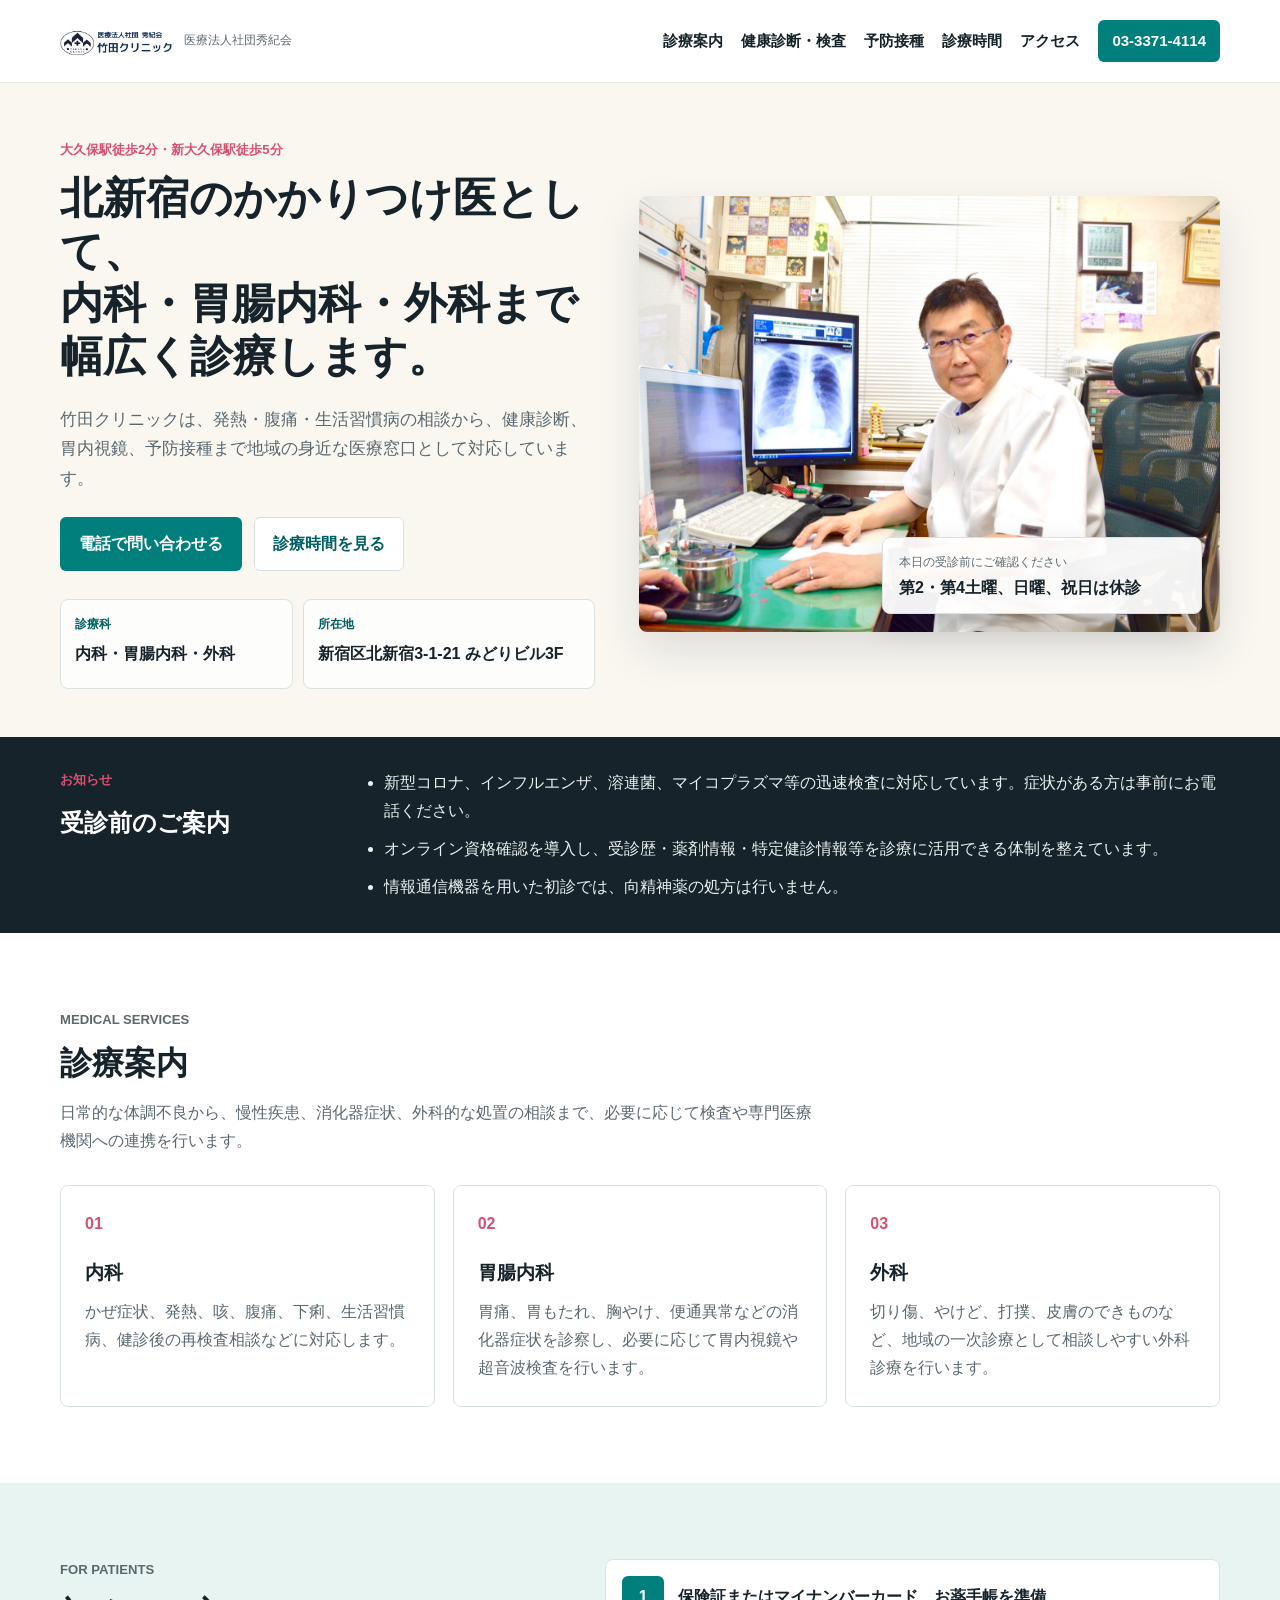
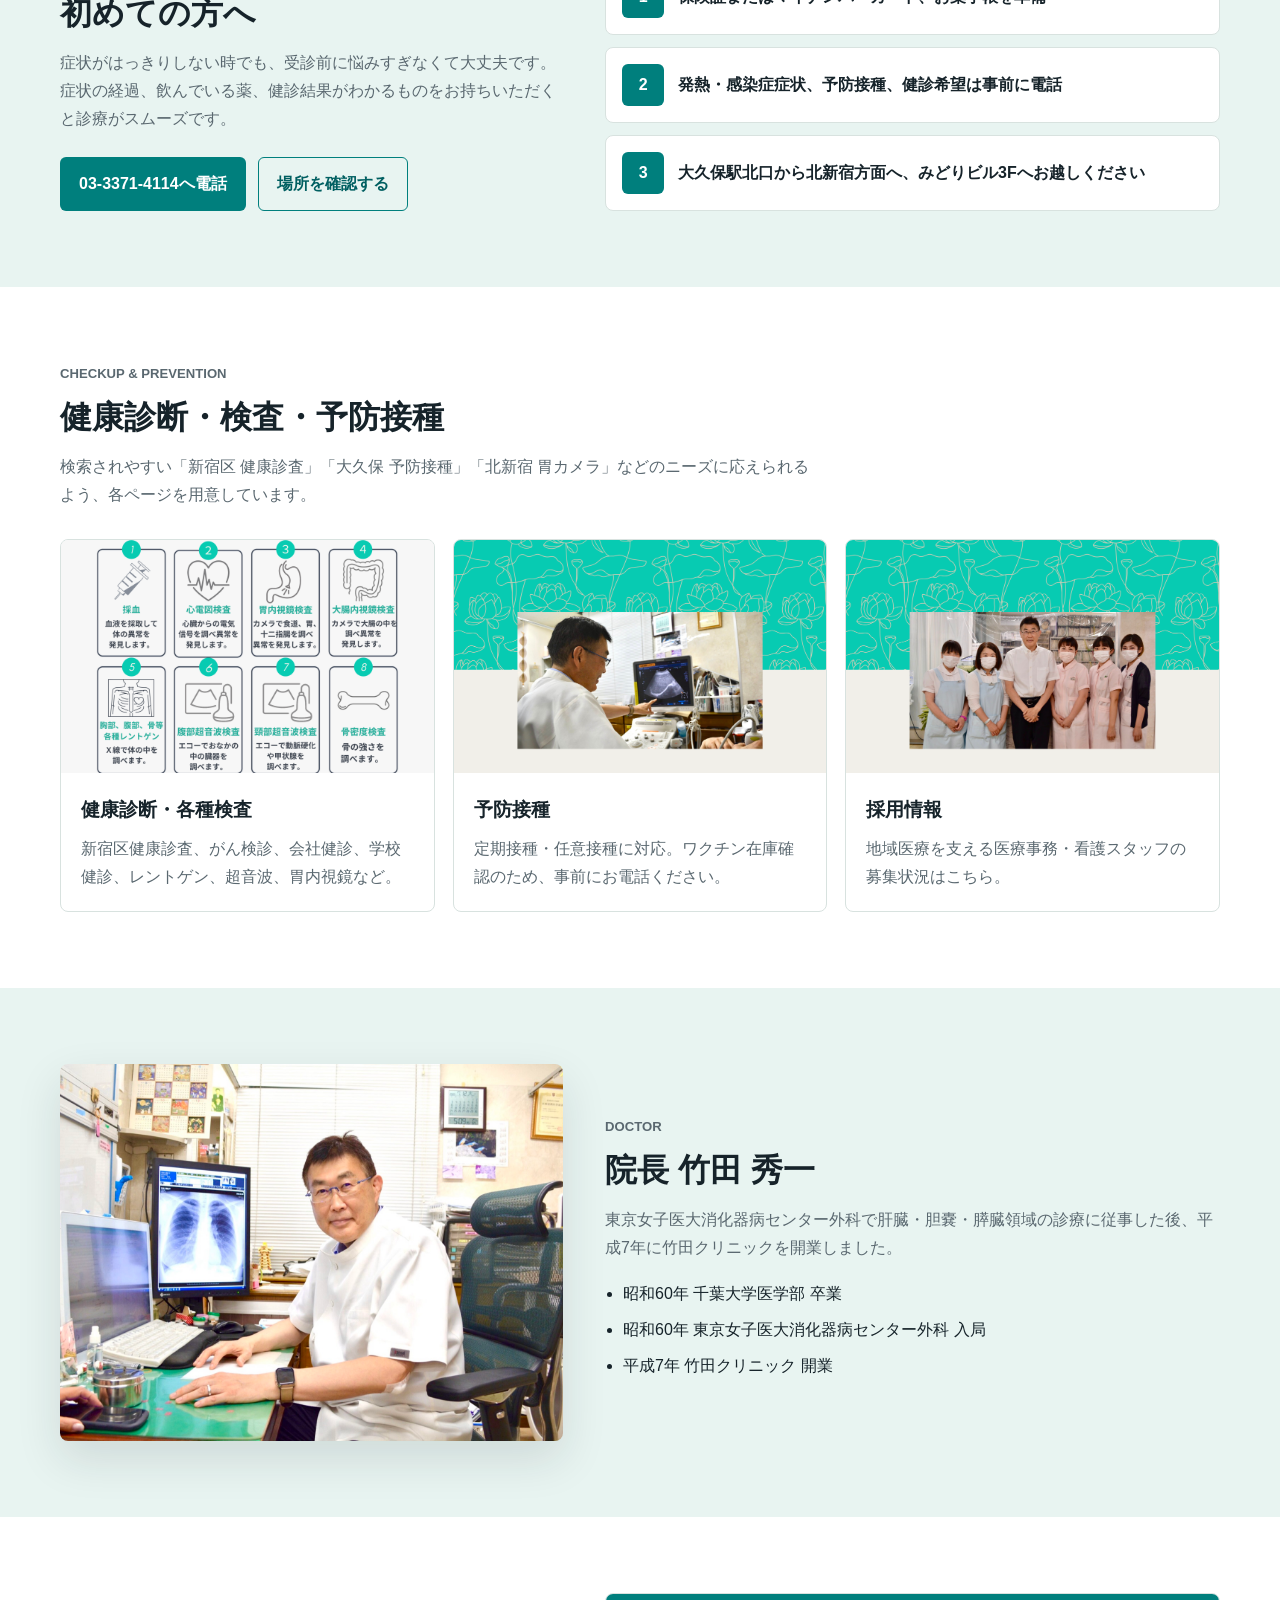
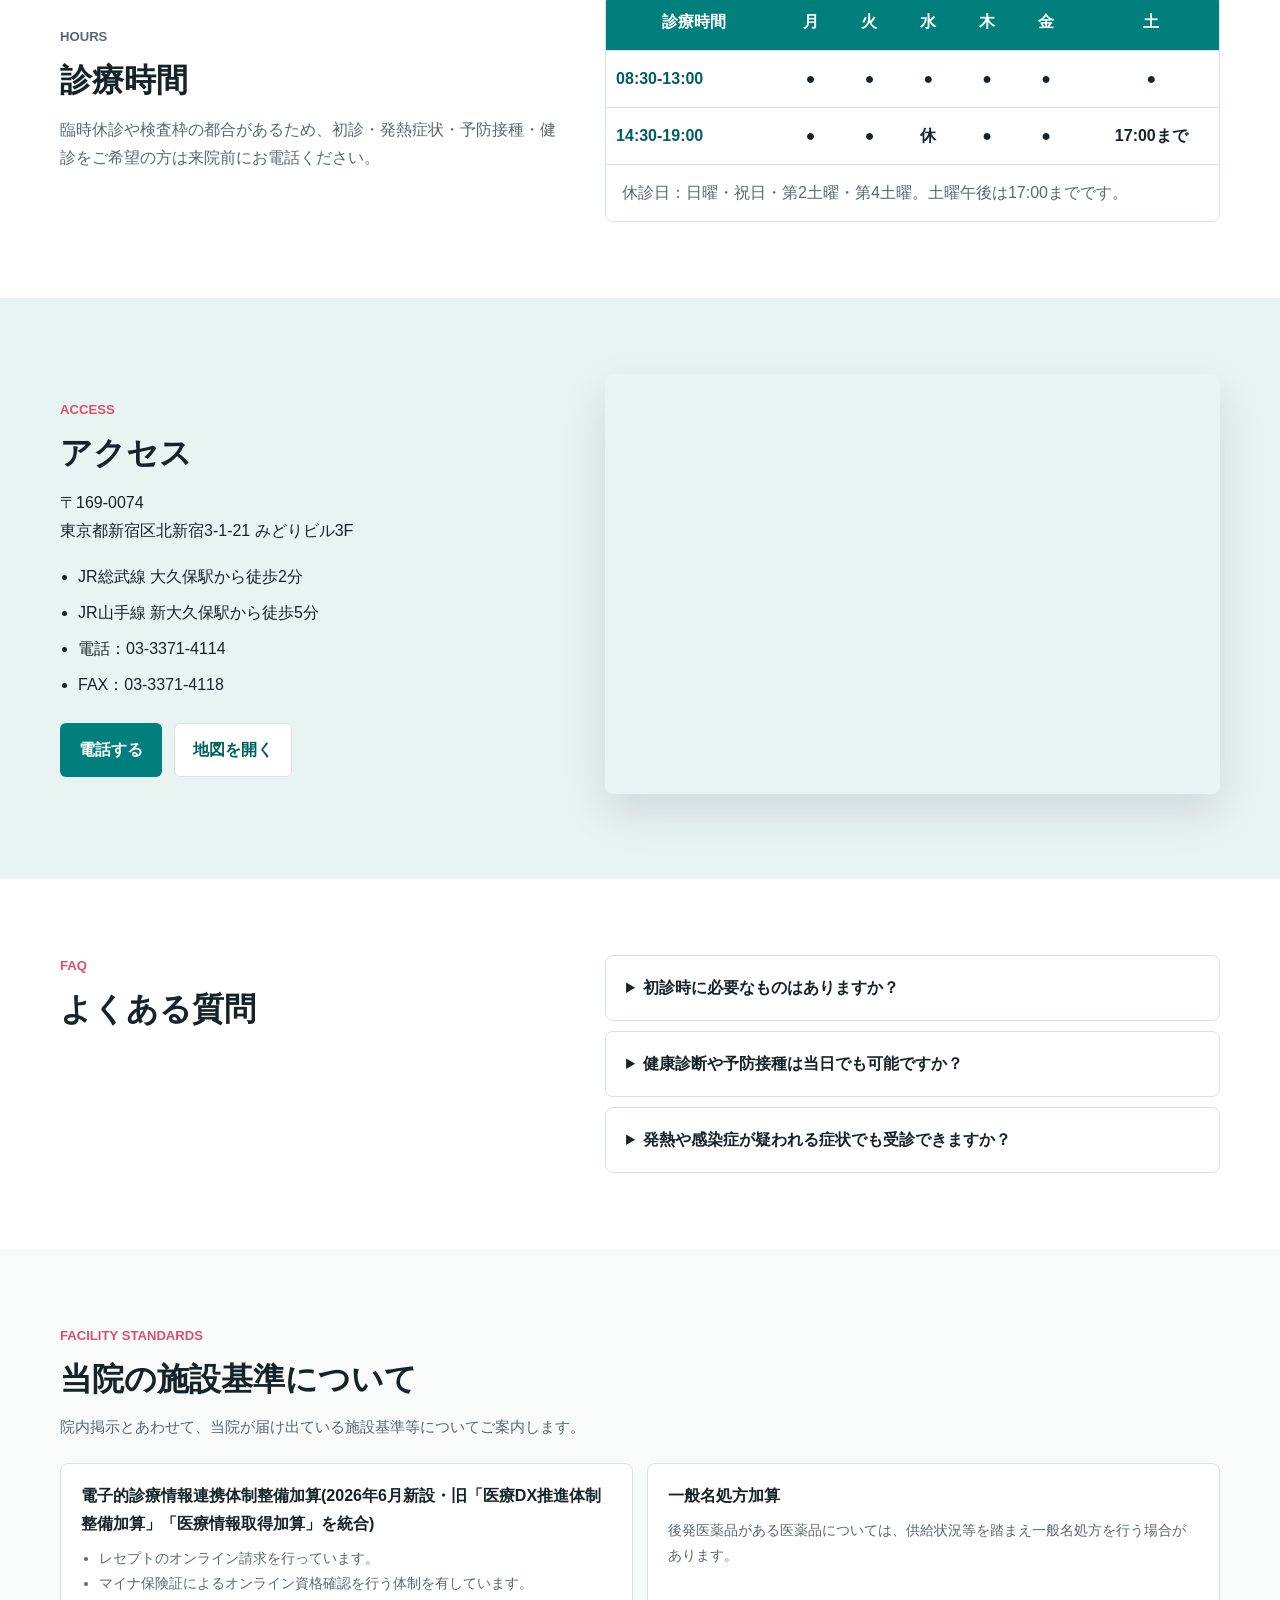
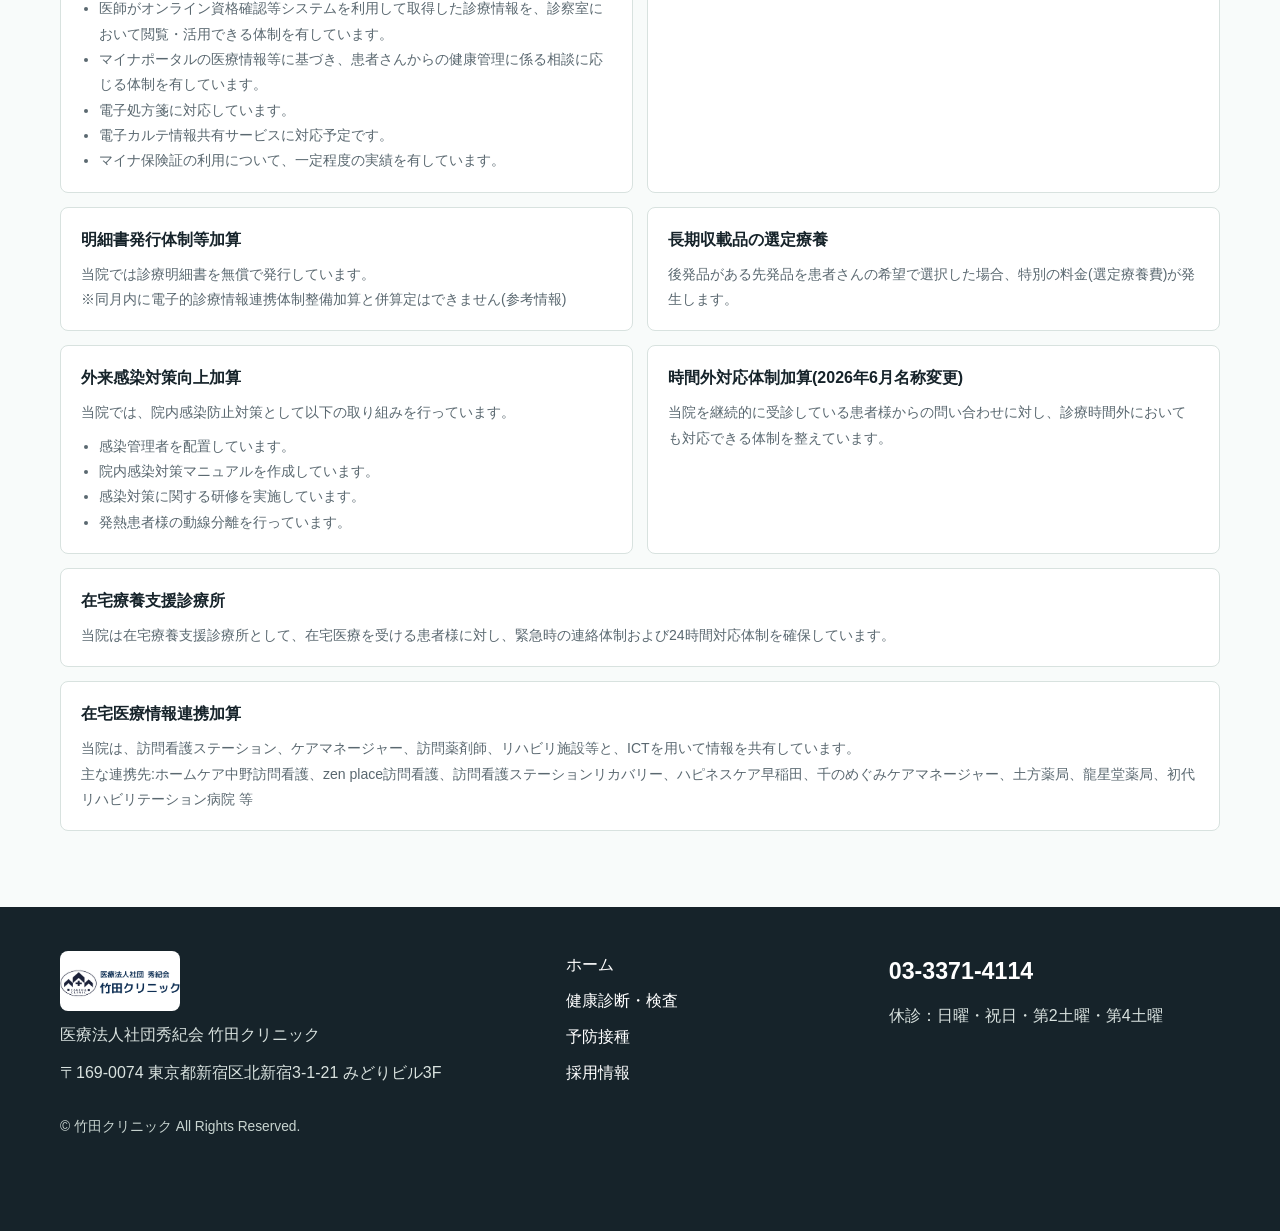
<file: index.html>
<!doctype html>
<html lang="ja">
  <head>
    <meta charset="utf-8">
    <meta name="viewport" content="width=device-width, initial-scale=1">
    <meta name="format-detection" content="telephone=no">
    <meta name="google-site-verification" content="hDtEOEuqYr-QW8uDa4SAtGD2M4GfgyBnJLXqpPJ_uIc" />
    <title>竹田クリニック｜大久保・北新宿の内科・胃腸内科・外科</title>
    <meta name="description" content="東京都新宿区北新宿の竹田クリニック。内科・胃腸内科・外科、健康診断、各種検査、予防接種に対応。大久保駅徒歩2分、新大久保駅徒歩5分。電話 03-3371-4114。">
    <link rel="canonical" href="https://takedaclinic-shinjuku.jp/">
    <meta property="og:type" content="website">
    <meta property="og:locale" content="ja_JP">
    <meta property="og:site_name" content="竹田クリニック">
    <meta property="og:title" content="竹田クリニック｜大久保・北新宿の内科・胃腸内科・外科">
    <meta property="og:description" content="大久保駅徒歩2分。内科・胃腸内科・外科、健康診断、予防接種に対応する北新宿の地域クリニックです。">
    <meta property="og:url" content="https://takedaclinic-shinjuku.jp/">
    <meta property="og:image" content="https://takedaclinic-shinjuku.jp/assets/images/doctor-web.jpg">
    <meta name="twitter:card" content="summary_large_image">
    <link rel="icon" href="assets/images/logo.png">
    <link rel="apple-touch-icon" href="assets/images/logo.png">
    <link rel="stylesheet" href="assets/css/styles.css">
    <script type="application/ld+json">
      {
        "@context": "https://schema.org",
        "@graph": [
          {
            "@type": "MedicalClinic",
            "@id": "https://takedaclinic-shinjuku.jp/#clinic",
            "name": "医療法人社団秀紀会 竹田クリニック",
            "alternateName": "竹田クリニック",
            "url": "https://takedaclinic-shinjuku.jp/",
            "logo": "https://takedaclinic-shinjuku.jp/assets/images/logo.png",
            "image": "https://takedaclinic-shinjuku.jp/assets/images/doctor-web.jpg",
            "telephone": "+81-3-3371-4114",
            "faxNumber": "+81-3-3371-4118",
            "address": {
              "@type": "PostalAddress",
              "postalCode": "169-0074",
              "addressRegion": "東京都",
              "addressLocality": "新宿区",
              "streetAddress": "北新宿3-1-21 みどりビル3F",
              "addressCountry": "JP"
            },
            "geo": {
              "@type": "GeoCoordinates",
              "latitude": 35.70208353633802,
              "longitude": 139.6928321509452
            },
            "hasMap": "https://www.google.com/maps/search/?api=1&query=%E7%AB%B9%E7%94%B0%E3%82%AF%E3%83%AA%E3%83%8B%E3%83%83%E3%82%AF%20%E5%8C%97%E6%96%B0%E5%AE%BF",
            "medicalSpecialty": ["内科", "胃腸内科", "外科"],
            "areaServed": ["新宿区", "北新宿", "大久保", "新大久保", "百人町"],
            "openingHoursSpecification": [
              {
                "@type": "OpeningHoursSpecification",
                "dayOfWeek": ["Monday", "Tuesday", "Wednesday", "Thursday", "Friday", "Saturday"],
                "opens": "08:30",
                "closes": "13:00"
              },
              {
                "@type": "OpeningHoursSpecification",
                "dayOfWeek": ["Monday", "Tuesday", "Thursday", "Friday"],
                "opens": "14:30",
                "closes": "19:00"
              },
              {
                "@type": "OpeningHoursSpecification",
                "dayOfWeek": "Saturday",
                "opens": "14:30",
                "closes": "17:00"
              }
            ],
            "description": "東京都新宿区北新宿の竹田クリニック。内科・胃腸内科・外科、健康診断、各種検査、予防接種に対応しています。第2・第4土曜日、日曜、祝日は休診です。"
          },
          {
            "@type": "Physician",
            "@id": "https://takedaclinic-shinjuku.jp/#doctor",
            "name": "竹田 秀一",
            "worksFor": {
              "@id": "https://takedaclinic-shinjuku.jp/#clinic"
            },
            "image": "https://takedaclinic-shinjuku.jp/assets/images/doctor-web.jpg"
          },
          {
            "@type": "WebSite",
            "@id": "https://takedaclinic-shinjuku.jp/#website",
            "name": "竹田クリニック",
            "url": "https://takedaclinic-shinjuku.jp/",
            "publisher": {
              "@id": "https://takedaclinic-shinjuku.jp/#clinic"
            },
            "inLanguage": "ja"
          },
          {
            "@type": "FAQPage",
            "@id": "https://takedaclinic-shinjuku.jp/#faq",
            "mainEntity": [
              {
                "@type": "Question",
                "name": "初診でも受診できますか？",
                "acceptedAnswer": {
                  "@type": "Answer",
                  "text": "初診の方も受診できます。健康保険証またはマイナンバーカード、各種医療証、お薬手帳、紹介状や健診結果がある方はお持ちください。"
                }
              },
              {
                "@type": "Question",
                "name": "予防接種は予約が必要ですか？",
                "acceptedAnswer": {
                  "@type": "Answer",
                  "text": "ワクチンの在庫確認が必要なため、予防接種は事前に電話でお問い合わせください。"
                }
              },
              {
                "@type": "Question",
                "name": "最寄り駅はどこですか？",
                "acceptedAnswer": {
                  "@type": "Answer",
                  "text": "JR総武線 大久保駅から徒歩2分、JR山手線 新大久保駅から徒歩5分です。"
                }
              }
            ]
          }
        ]
      }
    </script>
    <!-- GA4_BEGIN -->
<script async src="https://www.googletagmanager.com/gtag/js?id=G-1FSBPJDL04"></script>
<script>
  window.dataLayer = window.dataLayer || [];
  function gtag(){dataLayer.push(arguments);}
  gtag("js", new Date());
  gtag("config", "G-1FSBPJDL04");
</script>
<!-- GA4_END -->
  </head>
  <body>
    <a class="skip-link" href="#main">本文へ移動</a>
    <header class="site-header" data-header>
      <div class="container header-inner">
        <a class="brand" href="index.html" aria-label="竹田クリニック ホーム">
          <img src="assets/images/logo.png" alt="竹田クリニック" width="141" height="70">
          <span class="brand-copy">医療法人社団秀紀会</span>
        </a>
        <button class="nav-toggle" type="button" aria-expanded="false" aria-controls="site-nav" data-nav-toggle>
          <span></span>
          <span></span>
          <span></span>
          <span class="sr-only">メニュー</span>
        </button>
        <nav class="site-nav" id="site-nav" data-nav>
          <a href="#services">診療案内</a>
          <a href="kenshin.html">健康診断・検査</a>
          <a href="vaccination.html">予防接種</a>
          <a href="#hours">診療時間</a>
          <a href="#access">アクセス</a>
          <a class="nav-call" href="tel:0333714114">03-3371-4114</a>
        </nav>
      </div>
    </header>

    <main id="main">
      <section class="hero" aria-labelledby="hero-title">
        <div class="container hero-grid">
          <div class="hero-copy">
            <p class="eyebrow">大久保駅徒歩2分・新大久保駅徒歩5分</p>
            <h1 id="hero-title">北新宿のかかりつけ医として、<br>内科・胃腸内科・外科まで<br>幅広く診療します。</h1>
            <p class="lead">竹田クリニックは、発熱・腹痛・生活習慣病の相談から、健康診断、胃内視鏡、予防接種まで地域の身近な医療窓口として対応しています。</p>
            <div class="hero-actions">
              <a class="button primary" href="tel:0333714114">電話で問い合わせる</a>
              <a class="button secondary" href="#hours">診療時間を見る</a>
            </div>
            <dl class="hero-facts" aria-label="医院基本情報">
              <div>
                <dt>診療科</dt>
                <dd>内科・胃腸内科・外科</dd>
              </div>
              <div>
                <dt>所在地</dt>
                <dd>新宿区北新宿3-1-21 みどりビル3F</dd>
              </div>
            </dl>
          </div>
          <div class="hero-media">
            <img src="assets/images/doctor-web.jpg" alt="診察室で説明を行う竹田クリニックの医師" width="1600" height="1066">
            <div class="status-panel" aria-label="診療時間の要点">
              <span>本日の受診前にご確認ください</span>
              <strong>第2・第4土曜、日曜、祝日は休診</strong>
            </div>
          </div>
        </div>
      </section>

      <section class="notice-band" aria-labelledby="notice-title">
        <div class="container notice-grid">
          <div>
            <p class="section-kicker">お知らせ</p>
            <h2 id="notice-title">受診前のご案内</h2>
          </div>
          <ul class="notice-list">
            <li>新型コロナ、インフルエンザ、溶連菌、マイコプラズマ等の迅速検査に対応しています。症状がある方は事前にお電話ください。</li>
            <li>オンライン資格確認を導入し、受診歴・薬剤情報・特定健診情報等を診療に活用できる体制を整えています。</li>
            <li>情報通信機器を用いた初診では、向精神薬の処方は行いません。</li>
          </ul>
        </div>
      </section>

      <section class="section" id="services" aria-labelledby="services-title">
        <div class="container">
          <div class="section-head">
            <p class="section-kicker">Medical Services</p>
            <h2 id="services-title">診療案内</h2>
            <p>日常的な体調不良から、慢性疾患、消化器症状、外科的な処置の相談まで、必要に応じて検査や専門医療機関への連携を行います。</p>
          </div>
          <div class="service-grid">
            <article class="service-card">
              <span class="service-label">01</span>
              <h3>内科</h3>
              <p>かぜ症状、発熱、咳、腹痛、下痢、生活習慣病、健診後の再検査相談などに対応します。</p>
            </article>
            <article class="service-card">
              <span class="service-label">02</span>
              <h3>胃腸内科</h3>
              <p>胃痛、胃もたれ、胸やけ、便通異常などの消化器症状を診察し、必要に応じて胃内視鏡や超音波検査を行います。</p>
            </article>
            <article class="service-card">
              <span class="service-label">03</span>
              <h3>外科</h3>
              <p>切り傷、やけど、打撲、皮膚のできものなど、地域の一次診療として相談しやすい外科診療を行います。</p>
            </article>
          </div>
        </div>
      </section>

      <section class="section muted" aria-labelledby="reason-title">
        <div class="container split">
          <div>
            <p class="section-kicker">For Patients</p>
            <h2 id="reason-title">初めての方へ</h2>
            <p>症状がはっきりしない時でも、受診前に悩みすぎなくて大丈夫です。症状の経過、飲んでいる薬、健診結果がわかるものをお持ちいただくと診療がスムーズです。</p>
            <div class="cta-row">
              <a class="button primary" href="tel:0333714114">03-3371-4114へ電話</a>
              <a class="button ghost" href="#access">場所を確認する</a>
            </div>
          </div>
          <div class="steps">
            <div>
              <span>1</span>
              <p>保険証またはマイナンバーカード、お薬手帳を準備</p>
            </div>
            <div>
              <span>2</span>
              <p>発熱・感染症症状、予防接種、健診希望は事前に電話</p>
            </div>
            <div>
              <span>3</span>
              <p>大久保駅北口から北新宿方面へ、みどりビル3Fへお越しください</p>
            </div>
          </div>
        </div>
      </section>

      <section class="section" aria-labelledby="featured-title">
        <div class="container">
          <div class="section-head">
            <p class="section-kicker">Checkup & Prevention</p>
            <h2 id="featured-title">健康診断・検査・予防接種</h2>
            <p>検索されやすい「新宿区 健康診査」「大久保 予防接種」「北新宿 胃カメラ」などのニーズに応えられるよう、各ページを用意しています。</p>
          </div>
          <div class="feature-grid">
            <a class="feature-card" href="kenshin.html">
              <img src="assets/images/exam-list.png" alt="竹田クリニックで対応している検査項目の案内画像" width="2000" height="1280" loading="lazy">
              <div>
                <h3>健康診断・各種検査</h3>
                <p>新宿区健康診査、がん検診、会社健診、学校健診、レントゲン、超音波、胃内視鏡など。</p>
              </div>
            </a>
            <a class="feature-card" href="vaccination.html">
              <img src="assets/images/clinic-hero-2.png" alt="超音波検査の説明を行う診察風景" width="2000" height="1500" loading="lazy">
              <div>
                <h3>予防接種</h3>
                <p>定期接種・任意接種に対応。ワクチン在庫確認のため、事前にお電話ください。</p>
              </div>
            </a>
            <a class="feature-card" href="recruit.html">
              <img src="assets/images/clinic-hero-3.png" alt="竹田クリニックのスタッフ写真" width="2000" height="1500" loading="lazy">
              <div>
                <h3>採用情報</h3>
                <p>地域医療を支える医療事務・看護スタッフの募集状況はこちら。</p>
              </div>
            </a>
          </div>
        </div>
      </section>

      <section class="section muted" aria-labelledby="doctor-title">
        <div class="container doctor-grid">
          <div class="portrait">
            <img src="assets/images/doctor-web.jpg" alt="竹田クリニック 院長 竹田秀一" width="1600" height="1066" loading="lazy">
          </div>
          <div>
            <p class="section-kicker">Doctor</p>
            <h2 id="doctor-title">院長 竹田 秀一</h2>
            <p>東京女子医大消化器病センター外科で肝臓・胆嚢・膵臓領域の診療に従事した後、平成7年に竹田クリニックを開業しました。</p>
            <ul class="profile-list">
              <li>昭和60年 千葉大学医学部 卒業</li>
              <li>昭和60年 東京女子医大消化器病センター外科 入局</li>
              <li>平成7年 竹田クリニック 開業</li>
            </ul>
          </div>
        </div>
      </section>

      <section class="section" id="hours" aria-labelledby="hours-title">
        <div class="container hours-grid">
          <div>
            <p class="section-kicker">Hours</p>
            <h2 id="hours-title">診療時間</h2>
            <p class="note">臨時休診や検査枠の都合があるため、初診・発熱症状・予防接種・健診をご希望の方は来院前にお電話ください。</p>
          </div>
          <div class="table-wrap" role="region" aria-label="診療時間表" tabindex="0">
            <table class="hours-table">
              <thead>
                <tr>
                  <th>診療時間</th>
                  <th>月</th>
                  <th>火</th>
                  <th>水</th>
                  <th>木</th>
                  <th>金</th>
                  <th>土</th>
                  <th>日</th>
                </tr>
              </thead>
              <tbody>
                <tr>
                  <th>08:30-13:00</th>
                  <td>●</td>
                  <td>●</td>
                  <td>●</td>
                  <td>●</td>
                  <td>●</td>
                  <td>●</td>
                  <td>休</td>
                </tr>
                <tr>
                  <th>14:30-19:00</th>
                  <td>●</td>
                  <td>●</td>
                  <td>休</td>
                  <td>●</td>
                  <td>●</td>
                  <td>17:00まで</td>
                  <td>休</td>
                </tr>
              </tbody>
            </table>
            <p class="table-note">休診日：日曜・祝日・第2土曜・第4土曜。土曜午後は17:00までです。</p>
          </div>
        </div>
      </section>

      <section class="section muted" id="access" aria-labelledby="access-title">
        <div class="container access-grid">
          <div>
            <p class="section-kicker">Access</p>
            <h2 id="access-title">アクセス</h2>
            <address>
              〒169-0074<br>
              東京都新宿区北新宿3-1-21 みどりビル3F
            </address>
            <ul class="access-list">
              <li>JR総武線 大久保駅から徒歩2分</li>
              <li>JR山手線 新大久保駅から徒歩5分</li>
              <li>電話：<a href="tel:0333714114">03-3371-4114</a></li>
              <li>FAX：03-3371-4118</li>
            </ul>
            <div class="cta-row">
              <a class="button primary" href="tel:0333714114">電話する</a>
              <a class="button secondary" href="https://www.google.com/maps/search/?api=1&query=%E7%AB%B9%E7%94%B0%E3%82%AF%E3%83%AA%E3%83%8B%E3%83%83%E3%82%AF%20%E5%8C%97%E6%96%B0%E5%AE%BF" target="_blank" rel="noopener">地図を開く</a>
            </div>
          </div>
          <div class="map-frame">
            <iframe title="竹田クリニックの地図" src="https://www.google.com/maps/embed?pb=!1m18!1m12!1m3!1d3239.981066258047!2d139.6928321509452!3d35.70208353633802!2m3!1f0!2f0!3f0!3m2!1i1024!2i768!4f13.1!3m3!1m2!1s0x60188d2dc0668745%3A0xc6cceb3e28c81724!2z56u555Sw44Kv44Oq44OL44OD44Kv!5e0!3m2!1sja!2sjp!4v1661444921824!5m2!1sja!2sjp" width="600" height="420" style="border:0;" allowfullscreen loading="lazy" referrerpolicy="no-referrer-when-downgrade"></iframe>
          </div>
        </div>
      </section>

      <section class="section" aria-labelledby="faq-title">
        <div class="container faq-grid">
          <div>
            <p class="section-kicker">FAQ</p>
            <h2 id="faq-title">よくある質問</h2>
          </div>
          <div class="faq-list">
            <details>
              <summary>初診時に必要なものはありますか？</summary>
              <p>健康保険証またはマイナンバーカード、各種医療証、お薬手帳をお持ちください。健診結果や紹介状がある方はあわせてご持参ください。</p>
            </details>
            <details>
              <summary>健康診断や予防接種は当日でも可能ですか？</summary>
              <p>検査内容やワクチン在庫により対応が変わります。ご希望の方は事前にお電話でご相談ください。</p>
            </details>
            <details>
              <summary>発熱や感染症が疑われる症状でも受診できますか？</summary>
              <p>症状や混雑状況に応じてご案内します。来院前に必ずお電話ください。</p>
            </details>
          </div>
        </div>
      </section>

      <section class="section standards" aria-labelledby="standards-title">
        <div class="container">
          <p class="section-kicker">Facility Standards</p>
          <h2 id="standards-title">当院の施設基準について</h2>
          <p class="standards-note">院内掲示とあわせて、当院が届け出ている施設基準等についてご案内します。</p>
          <div class="standards-list">
            <article class="standard-item">
              <h3>電子的診療情報連携体制整備加算(2026年6月新設・旧「医療DX推進体制整備加算」「医療情報取得加算」を統合)</h3>
              <ul>
                <li>レセプトのオンライン請求を行っています。</li>
                <li>マイナ保険証によるオンライン資格確認を行う体制を有しています。</li>
                <li>医師がオンライン資格確認等システムを利用して取得した診療情報を、診察室において閲覧・活用できる体制を有しています。</li>
                <li>マイナポータルの医療情報等に基づき、患者さんからの健康管理に係る相談に応じる体制を有しています。</li>
                <li>電子処方箋に対応しています。</li>
                <li>電子カルテ情報共有サービスに対応予定です。</li>
                <li>マイナ保険証の利用について、一定程度の実績を有しています。</li>
              </ul>
            </article>
            <article class="standard-item">
              <h3>一般名処方加算</h3>
              <p>後発医薬品がある医薬品については、供給状況等を踏まえ一般名処方を行う場合があります。</p>
            </article>
            <article class="standard-item">
              <h3>明細書発行体制等加算</h3>
              <p>当院では診療明細書を無償で発行しています。</p>
              <p>※同月内に電子的診療情報連携体制整備加算と併算定はできません(参考情報)</p>
            </article>
            <article class="standard-item">
              <h3>長期収載品の選定療養</h3>
              <p>後発品がある先発品を患者さんの希望で選択した場合、特別の料金(選定療養費)が発生します。</p>
            </article>
            <article class="standard-item">
              <h3>外来感染対策向上加算</h3>
              <p>当院では、院内感染防止対策として以下の取り組みを行っています。</p>
              <ul>
                <li>感染管理者を配置しています。</li>
                <li>院内感染対策マニュアルを作成しています。</li>
                <li>感染対策に関する研修を実施しています。</li>
                <li>発熱患者様の動線分離を行っています。</li>
              </ul>
            </article>
            <article class="standard-item">
              <h3>時間外対応体制加算(2026年6月名称変更)</h3>
              <p>当院を継続的に受診している患者様からの問い合わせに対し、診療時間外においても対応できる体制を整えています。</p>
            </article>
            <article class="standard-item standard-item--wide">
              <h3>在宅療養支援診療所</h3>
              <p>当院は在宅療養支援診療所として、在宅医療を受ける患者様に対し、緊急時の連絡体制および24時間対応体制を確保しています。</p>
            </article>
            <article class="standard-item standard-item--wide">
              <h3>在宅医療情報連携加算</h3>
              <p>当院は、訪問看護ステーション、ケアマネージャー、訪問薬剤師、リハビリ施設等と、ICTを用いて情報を共有しています。</p>
              <p>主な連携先:ホームケア中野訪問看護、zen place訪問看護、訪問看護ステーションリカバリー、ハピネスケア早稲田、千のめぐみケアマネージャー、土方薬局、龍星堂薬局、初代リハビリテーション病院 等</p>
            </article>
          </div>
        </div>
      </section>
    </main>

    <footer class="site-footer">
      <div class="container footer-grid">
        <div>
          <img src="assets/images/logo.png" alt="竹田クリニック" width="141" height="70">
          <p>医療法人社団秀紀会 竹田クリニック</p>
          <p>〒169-0074 東京都新宿区北新宿3-1-21 みどりビル3F</p>
        </div>
        <nav aria-label="フッターナビゲーション">
          <a href="index.html">ホーム</a>
          <a href="kenshin.html">健康診断・検査</a>
          <a href="vaccination.html">予防接種</a>
          <a href="recruit.html">採用情報</a>
        </nav>
        <div>
          <a class="footer-phone" href="tel:0333714114">03-3371-4114</a>
          <p>休診：日曜・祝日・第2土曜・第4土曜</p>
        </div>
      </div>
      <p class="copyright">&copy; 竹田クリニック All Rights Reserved.</p>
    </footer>

    <div class="mobile-cta" aria-label="固定連絡ボタン">
      <a href="tel:0333714114">電話</a>
      <a href="#hours">診療時間</a>
      <a href="#access">アクセス</a>
    </div>
    <script src="assets/js/main.js"></script>
    <script src="assets/js/analytics.js" defer></script>
  </body>
</html>
</file>
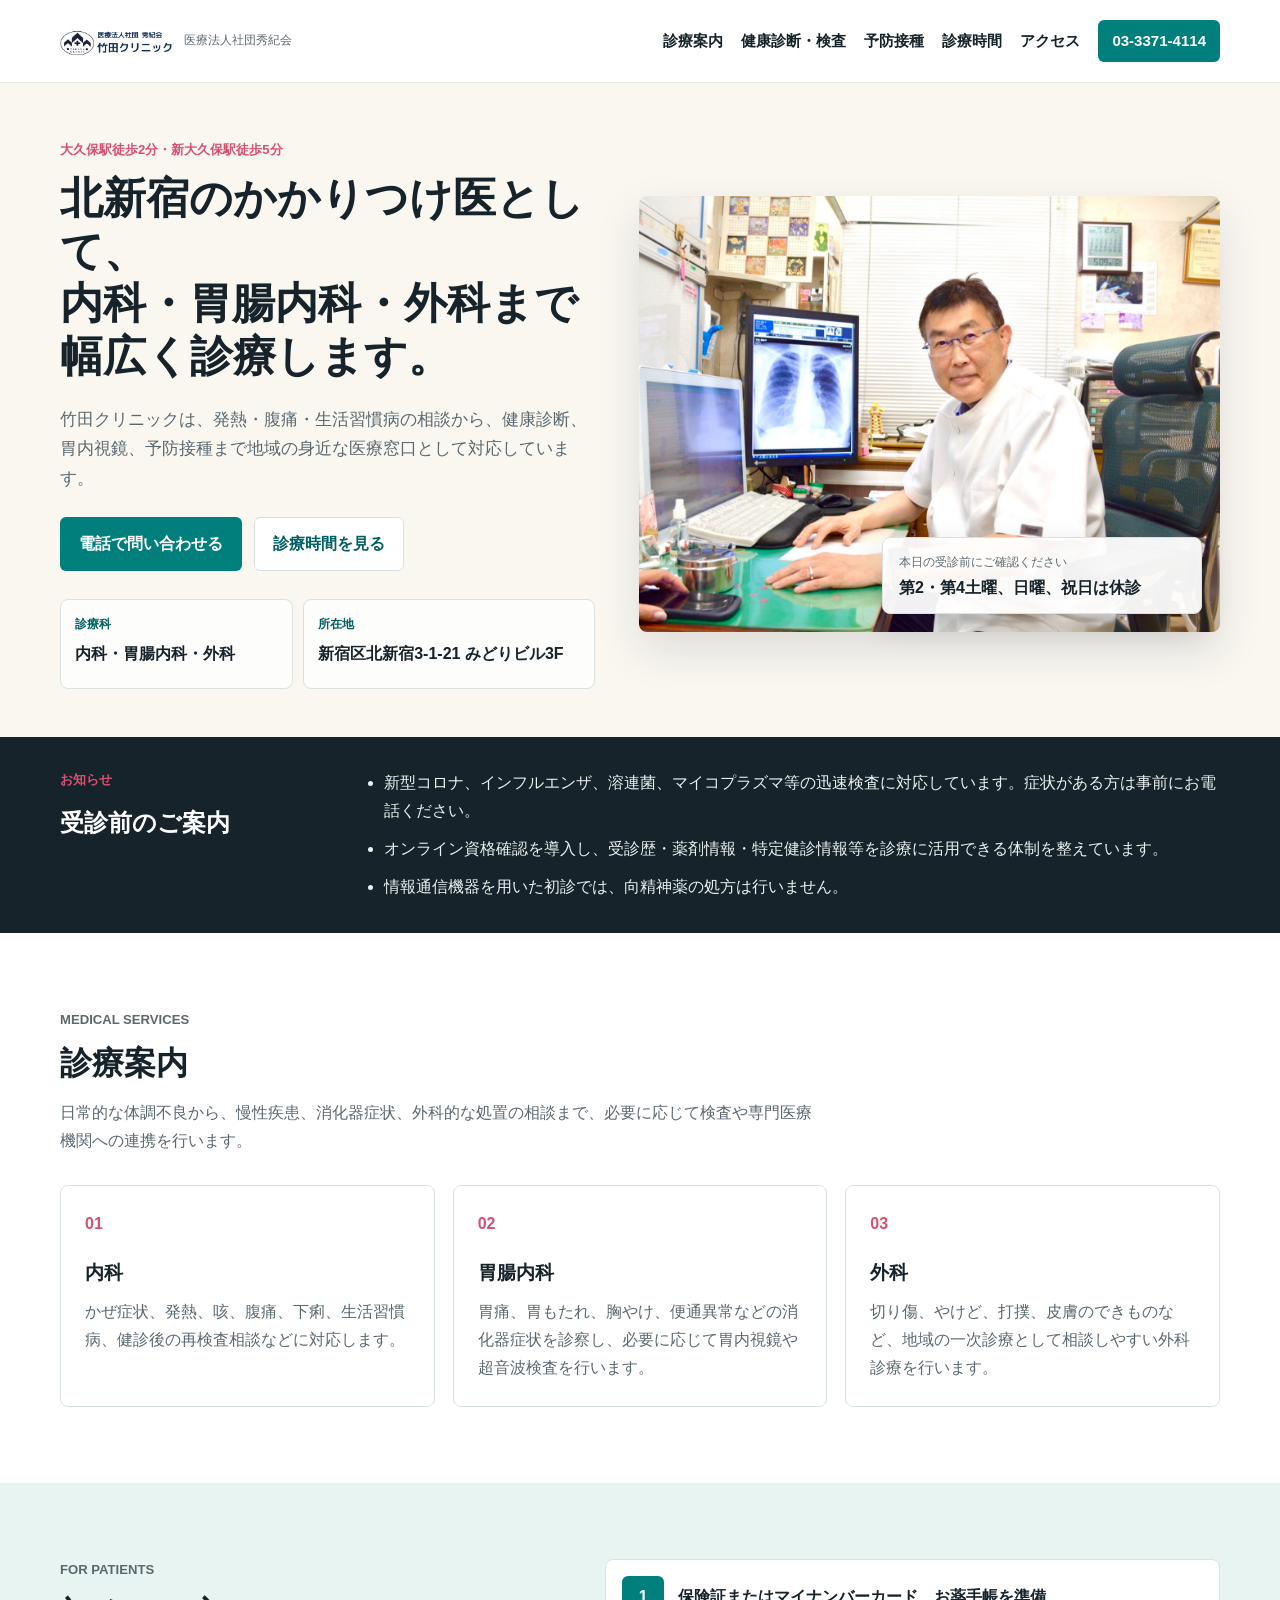
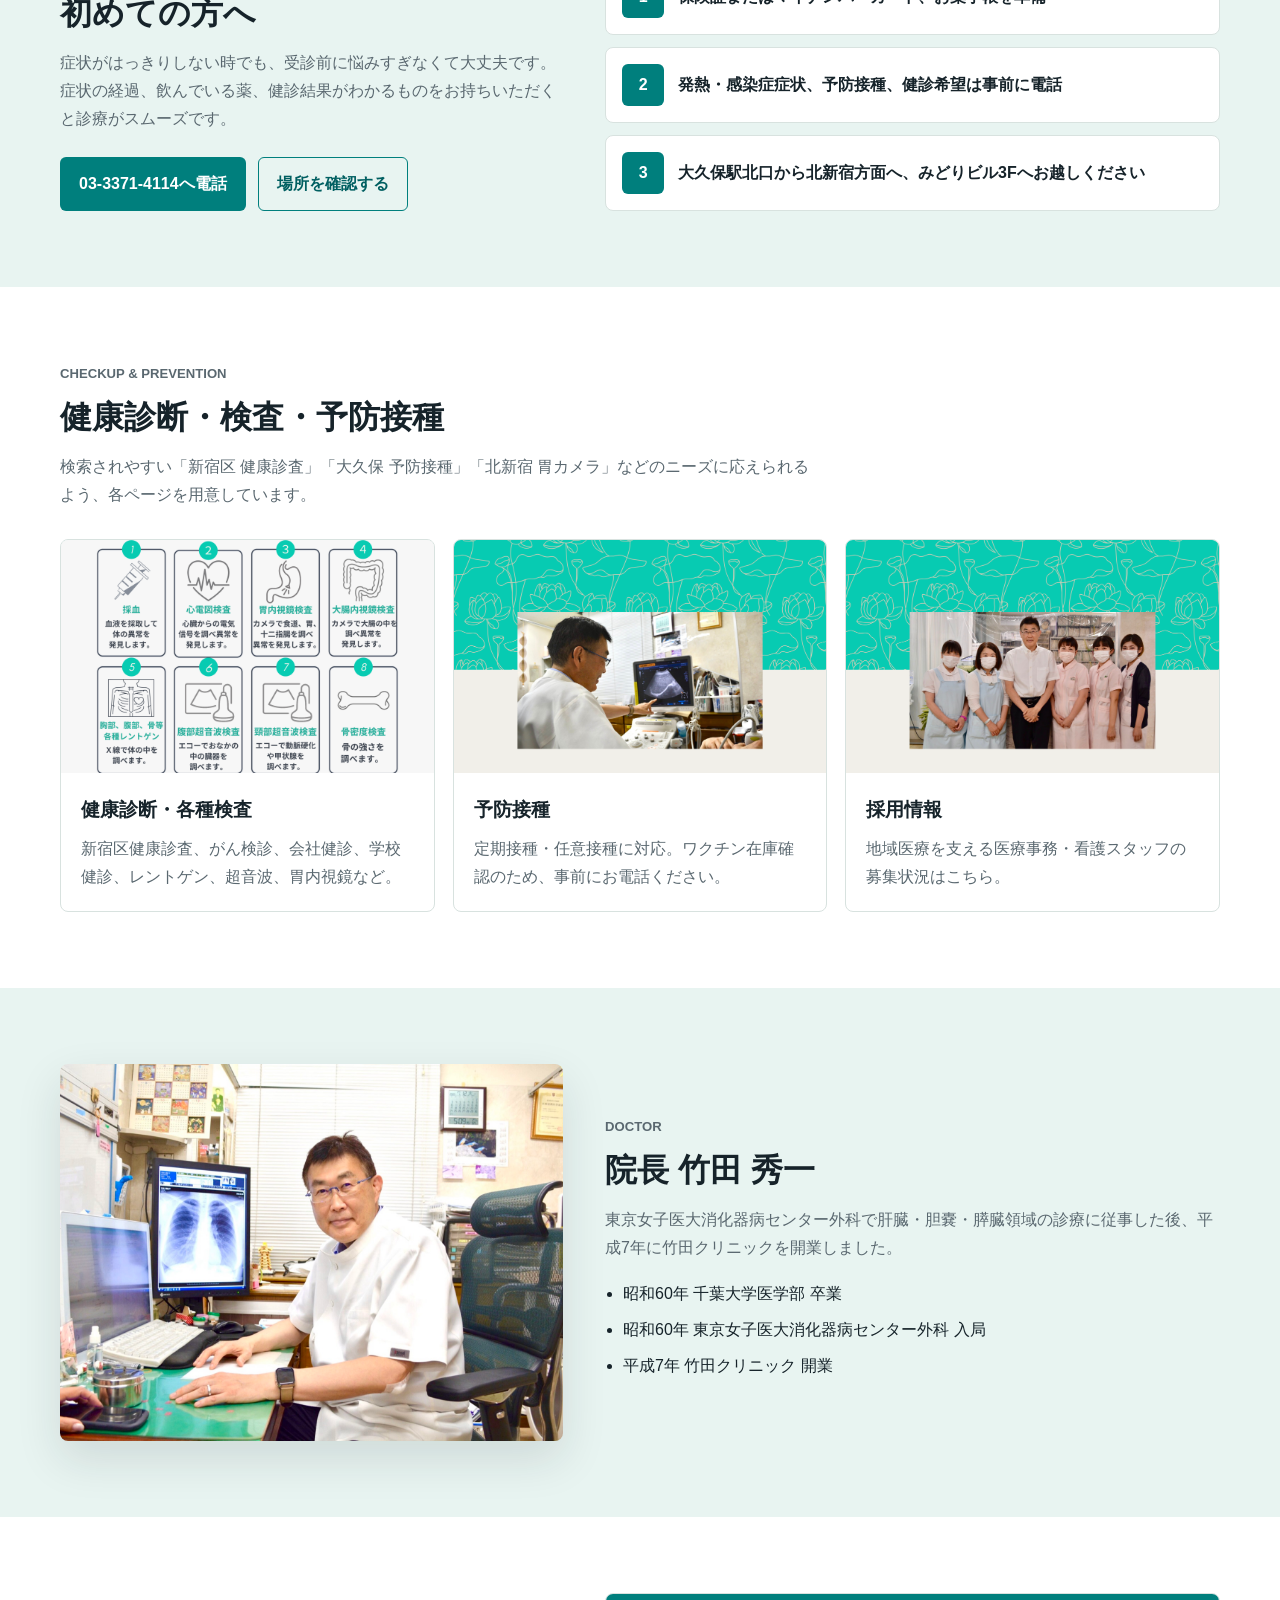
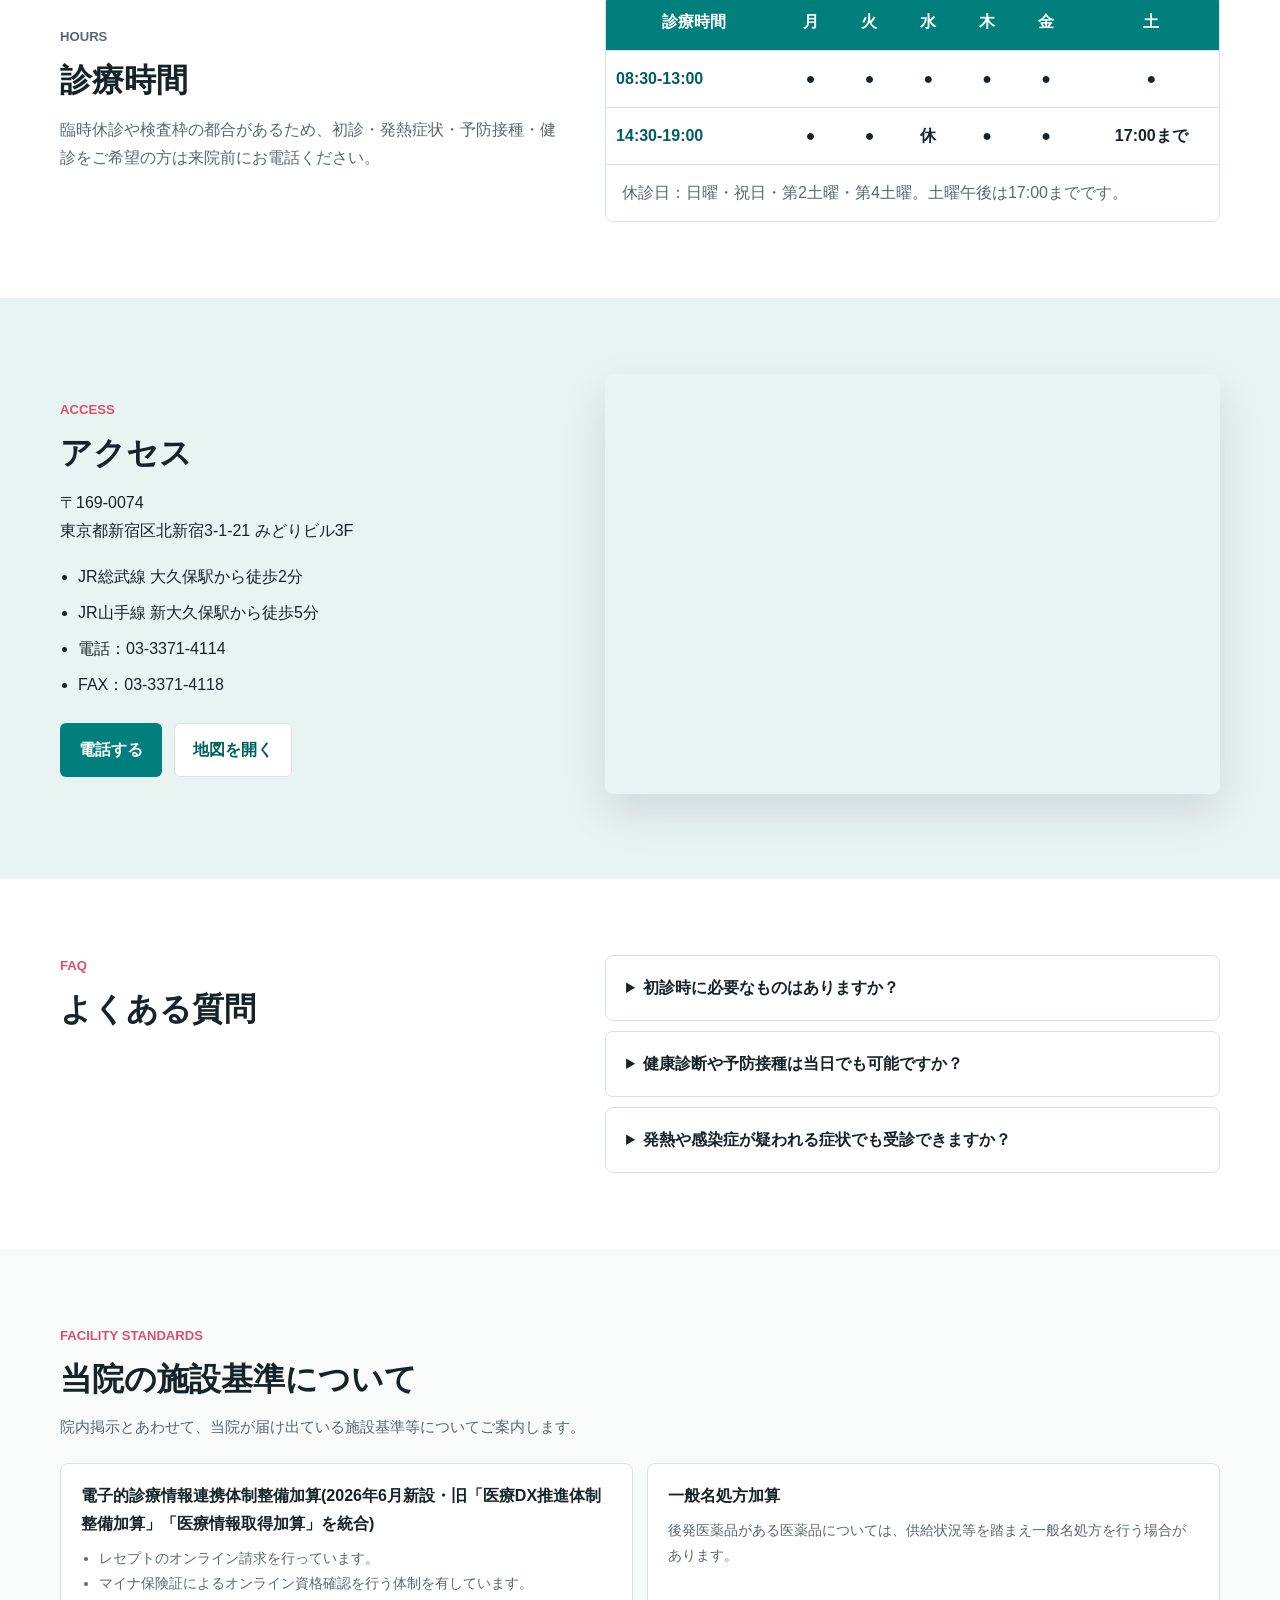
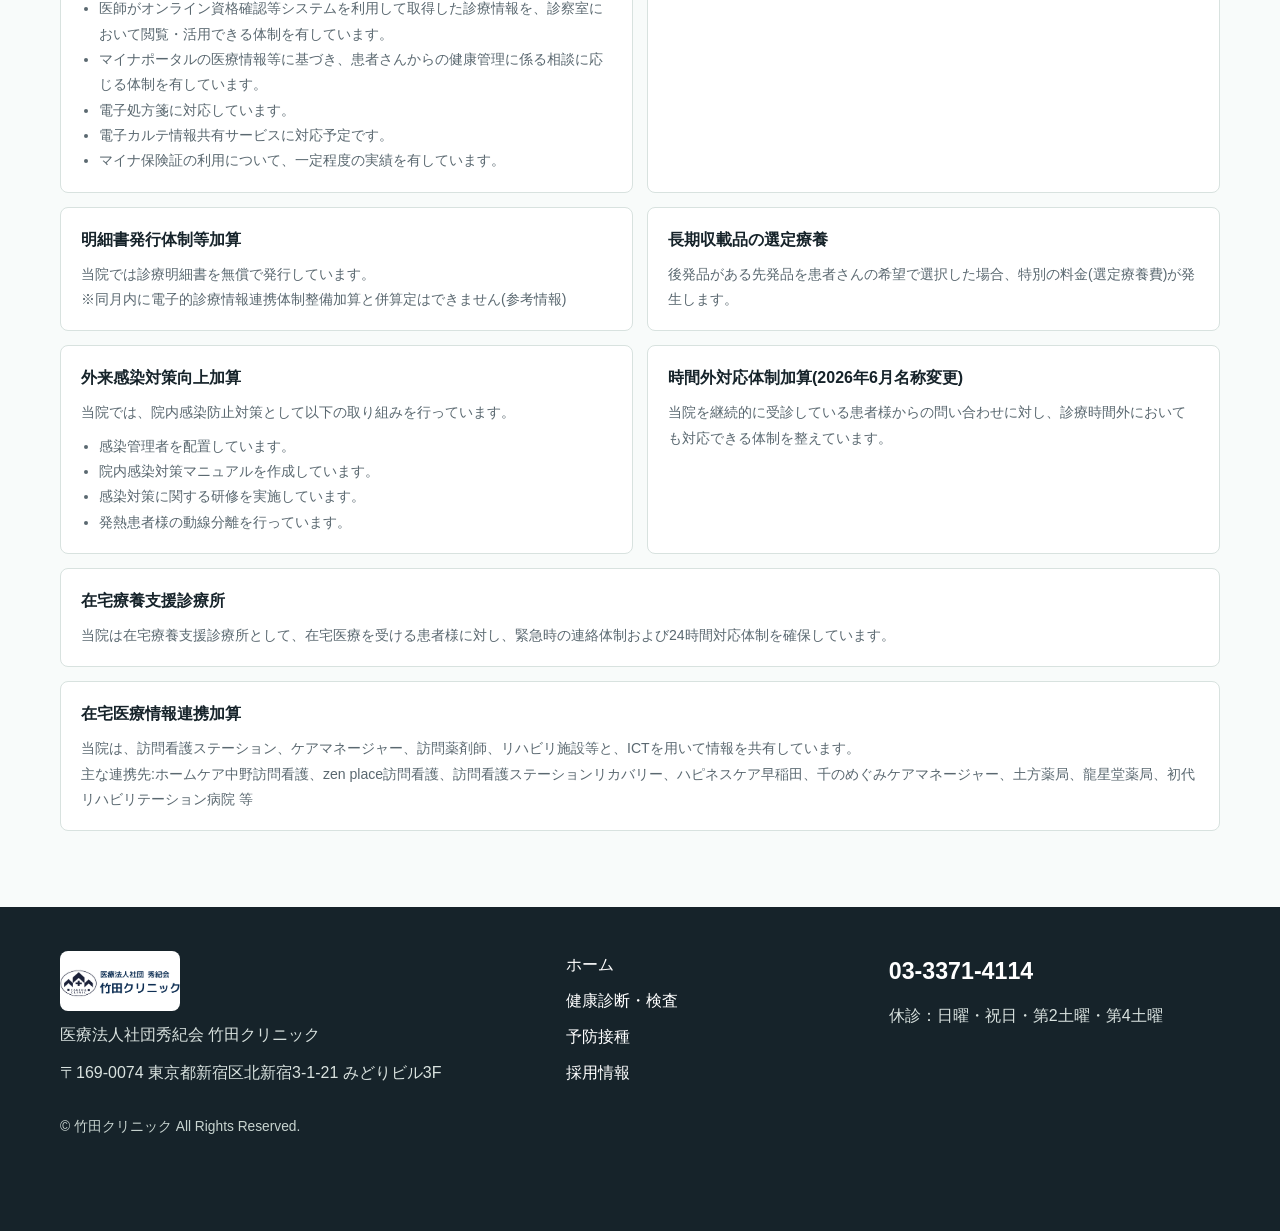
<file: feed/index.html>
<!doctype html>
<html lang="ja">
  <head>
    <meta charset="utf-8">
    <meta name="robots" content="noindex">
    <meta http-equiv="refresh" content="0; url=../index.html">
    <link rel="canonical" href="../index.html">
    <title>竹田クリニックへ移動します</title>
  </head>
  <body>
    <p><a href="../index.html">竹田クリニックへ移動します</a></p>
  </body>
</html>
</file>
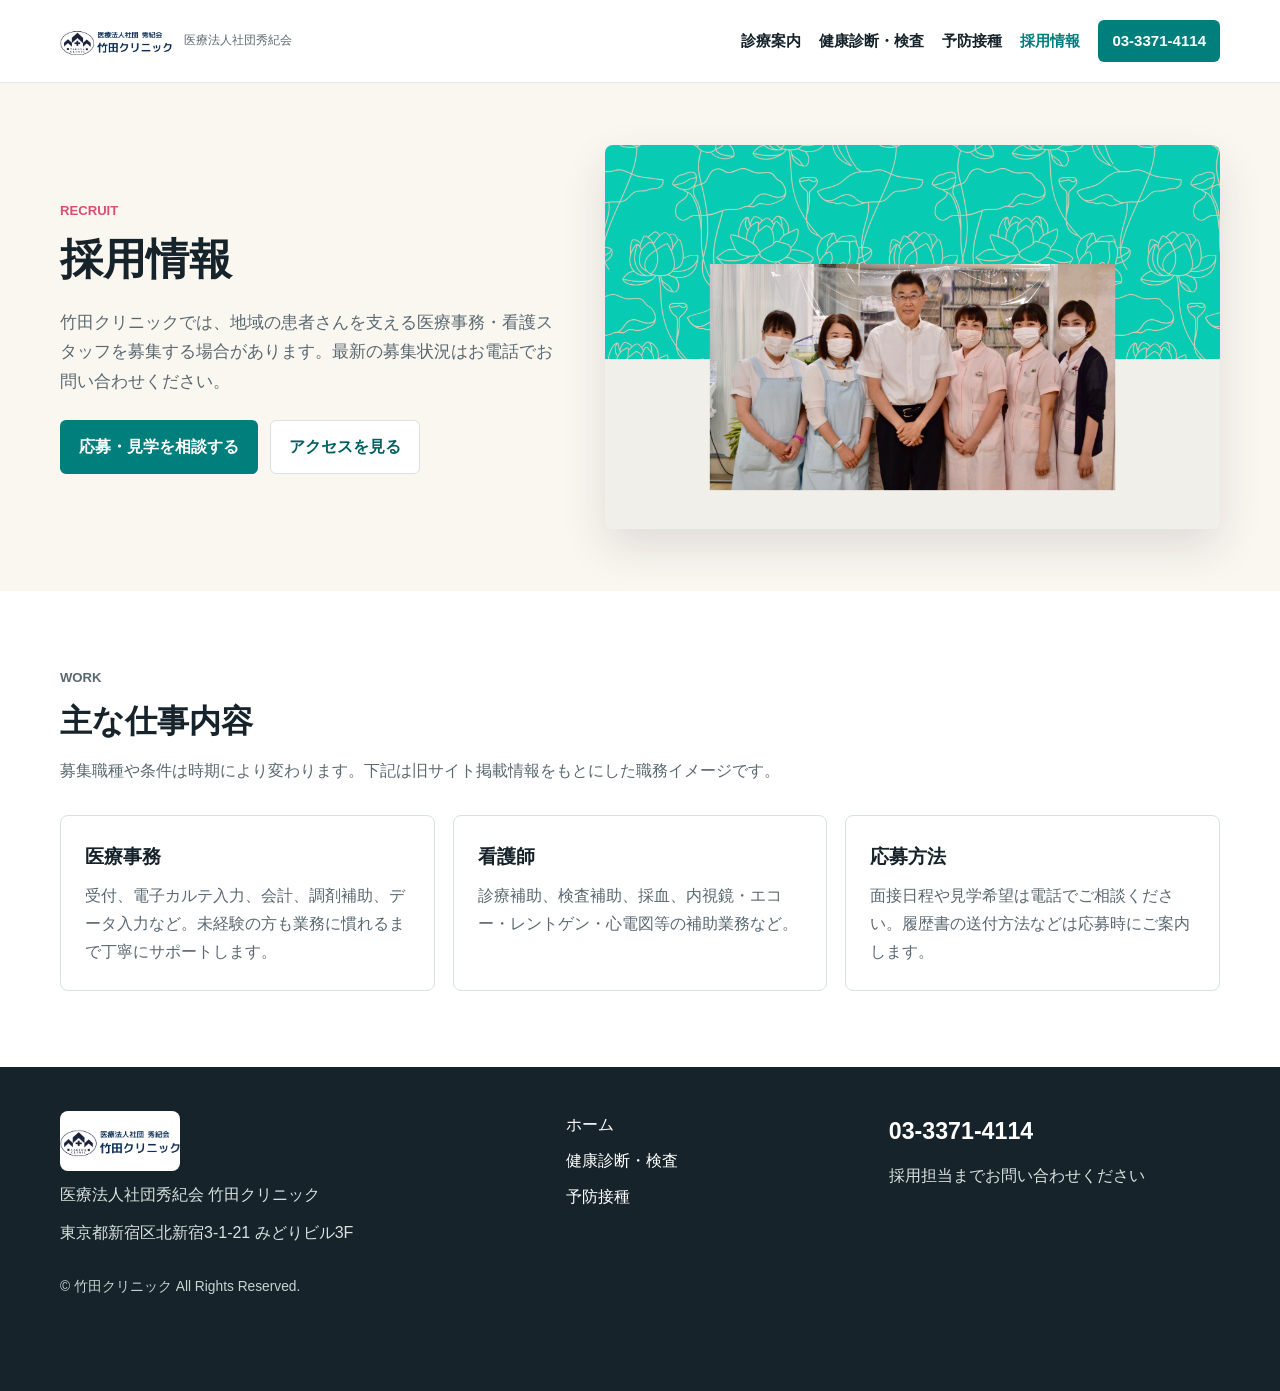
<file: recruit/index.html>
<!doctype html>
<html lang="ja">
  <head>
    <meta charset="utf-8">
    <meta name="robots" content="noindex">
    <meta http-equiv="refresh" content="0; url=../recruit.html">
    <link rel="canonical" href="../recruit.html">
    <title>採用情報へ移動します</title>
  </head>
  <body>
    <p><a href="../recruit.html">採用情報へ移動します</a></p>
  </body>
</html>
</file>
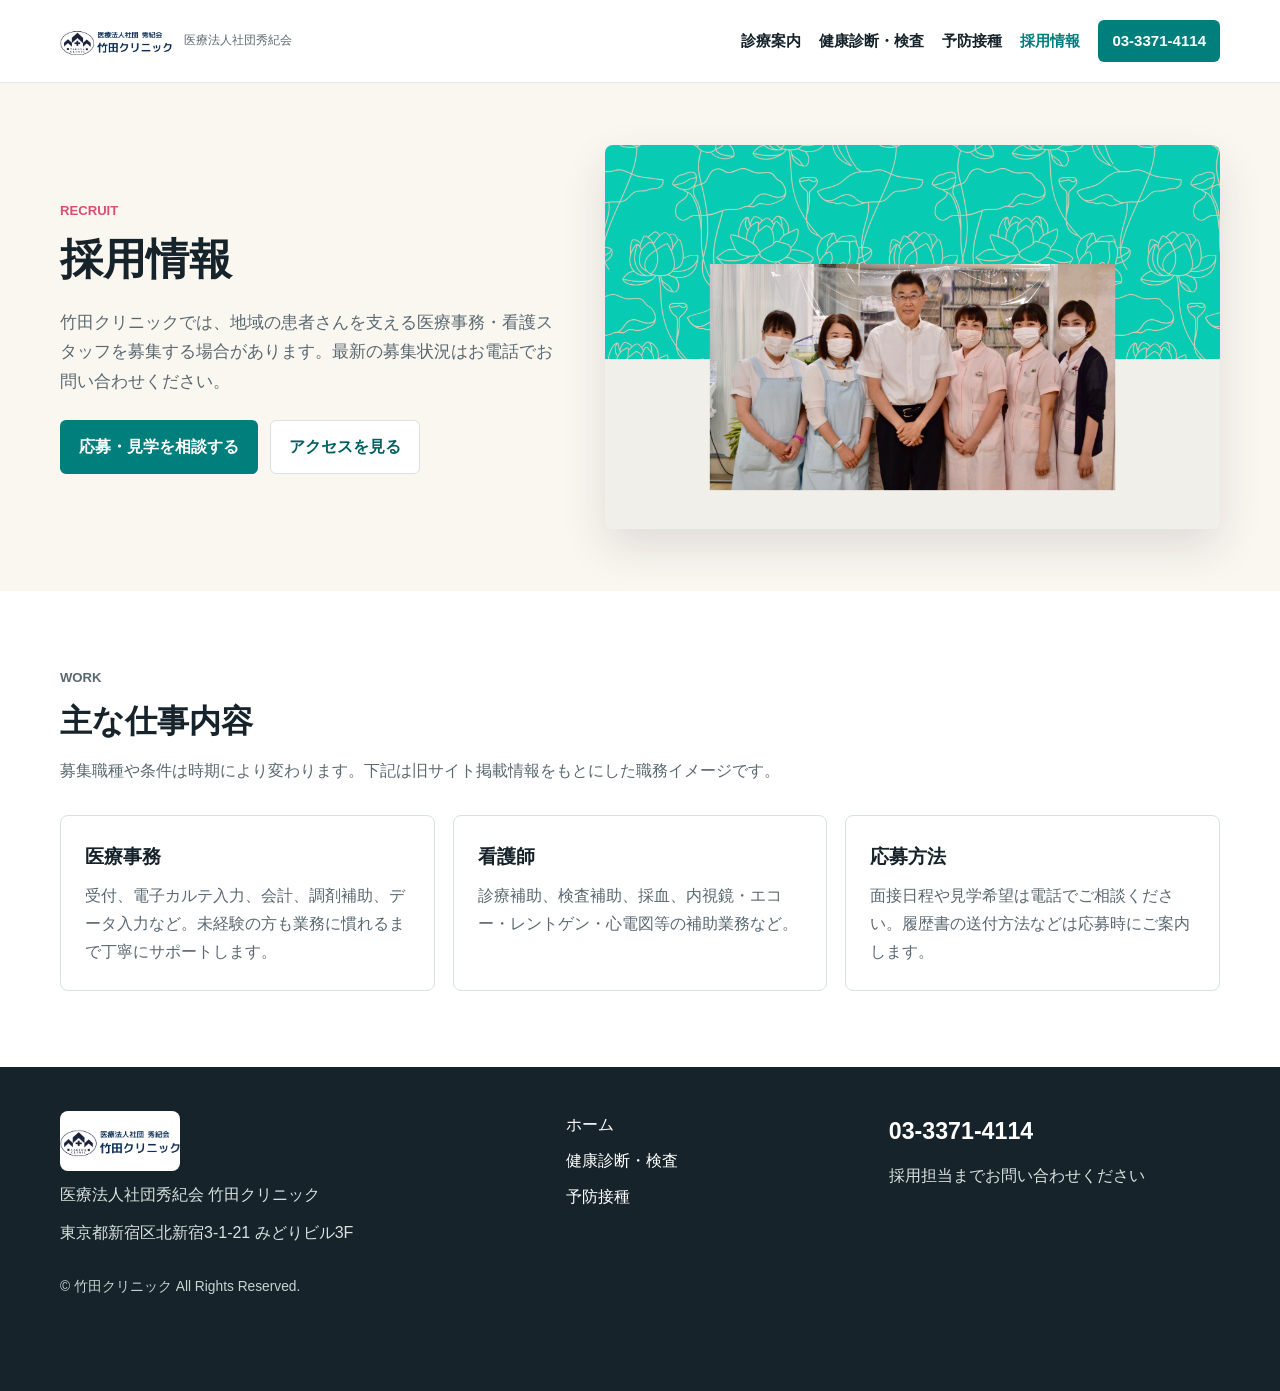
<file: 2022/08/index.html>
<!doctype html>
<html lang="ja">
  <head>
    <meta charset="utf-8">
    <meta name="robots" content="noindex">
    <meta http-equiv="refresh" content="0; url=../../recruit.html">
    <link rel="canonical" href="../../recruit.html">
    <title>採用情報へ移動します</title>
  </head>
  <body>
    <p><a href="../../recruit.html">採用情報へ移動します</a></p>
  </body>
</html>
</file>
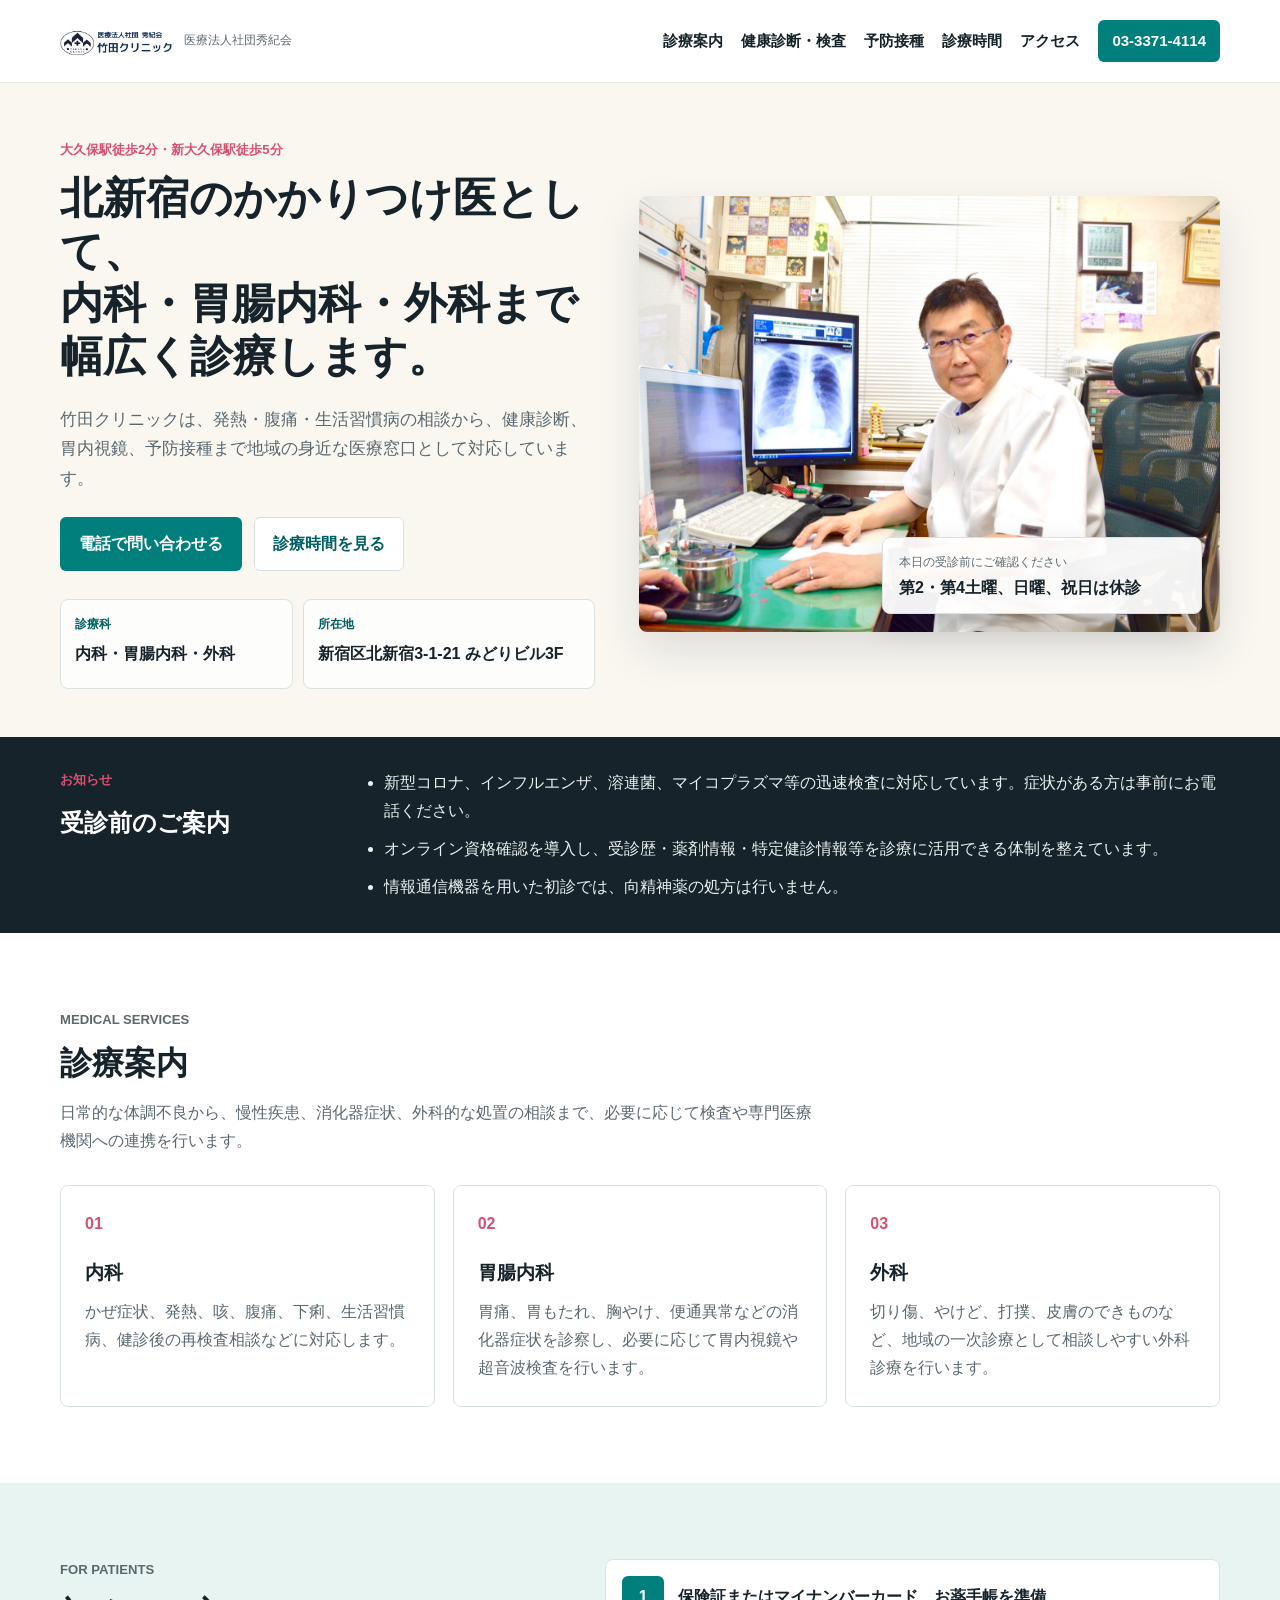
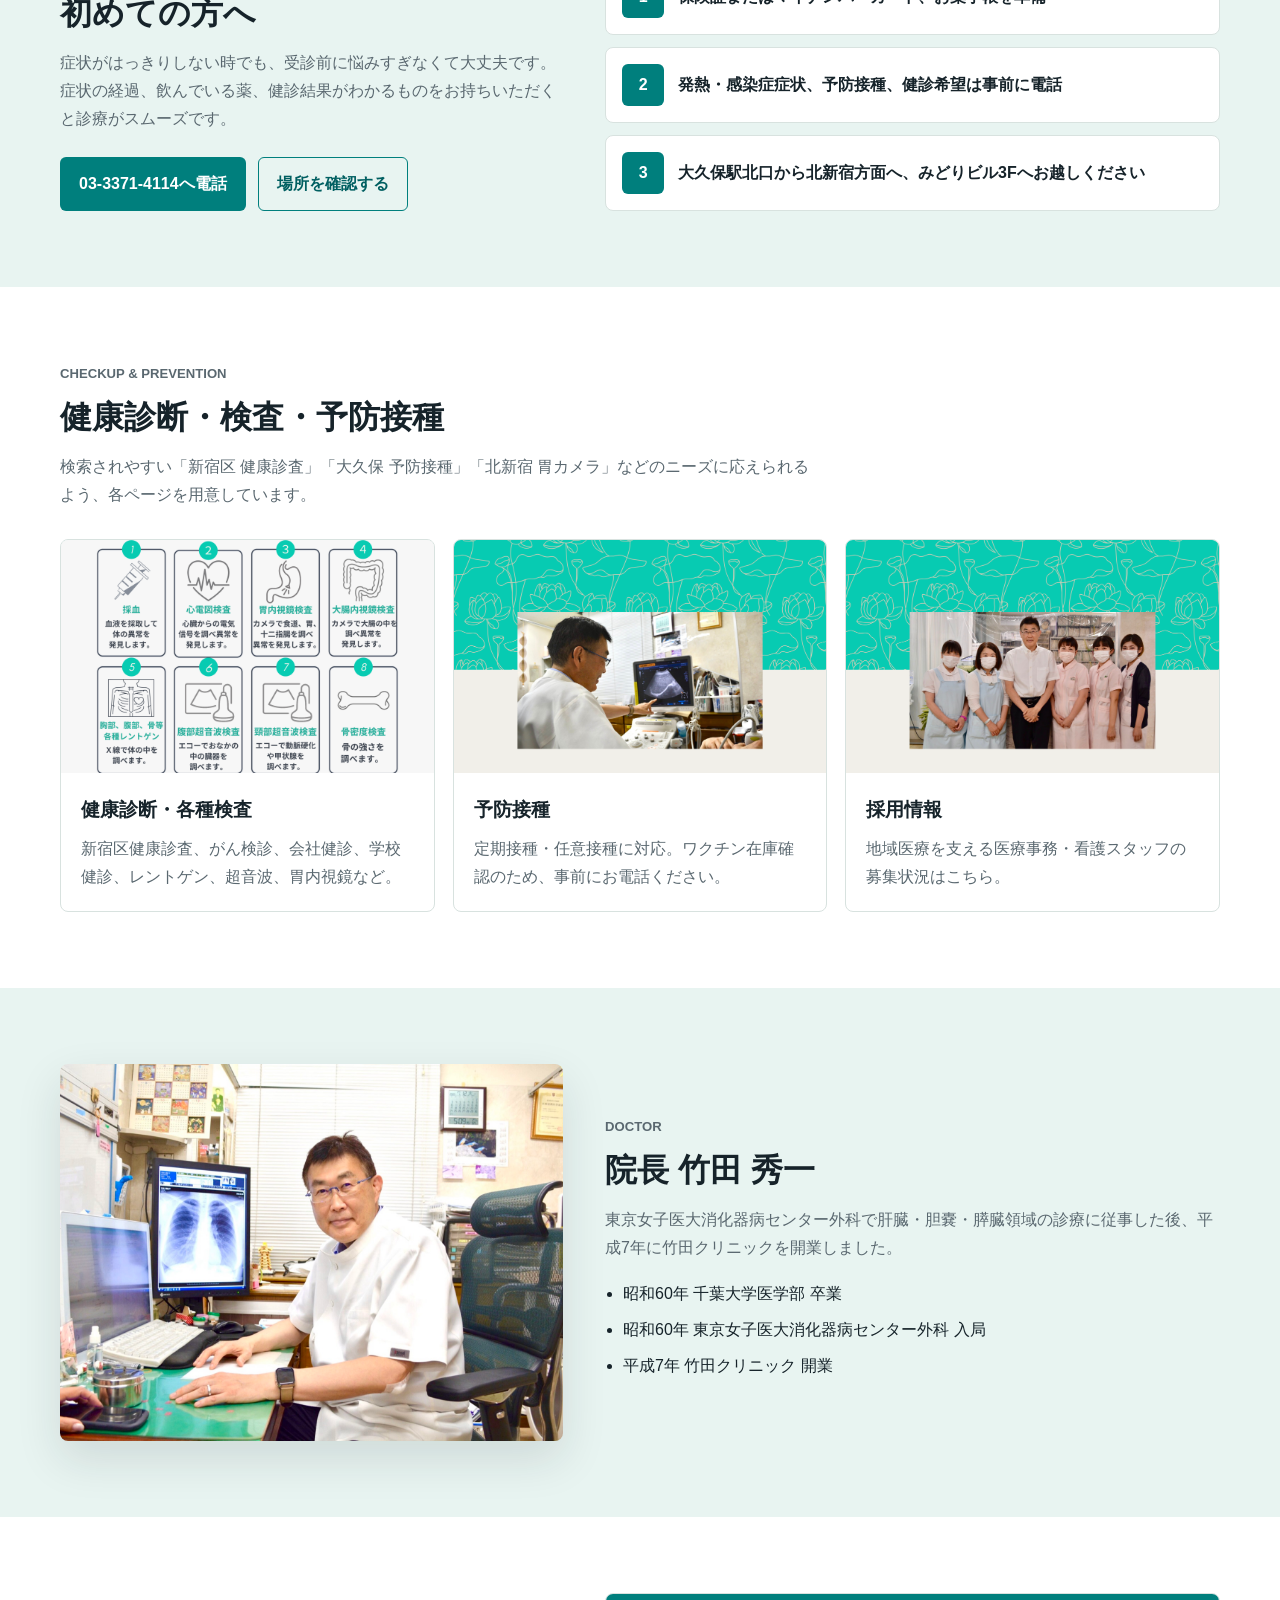
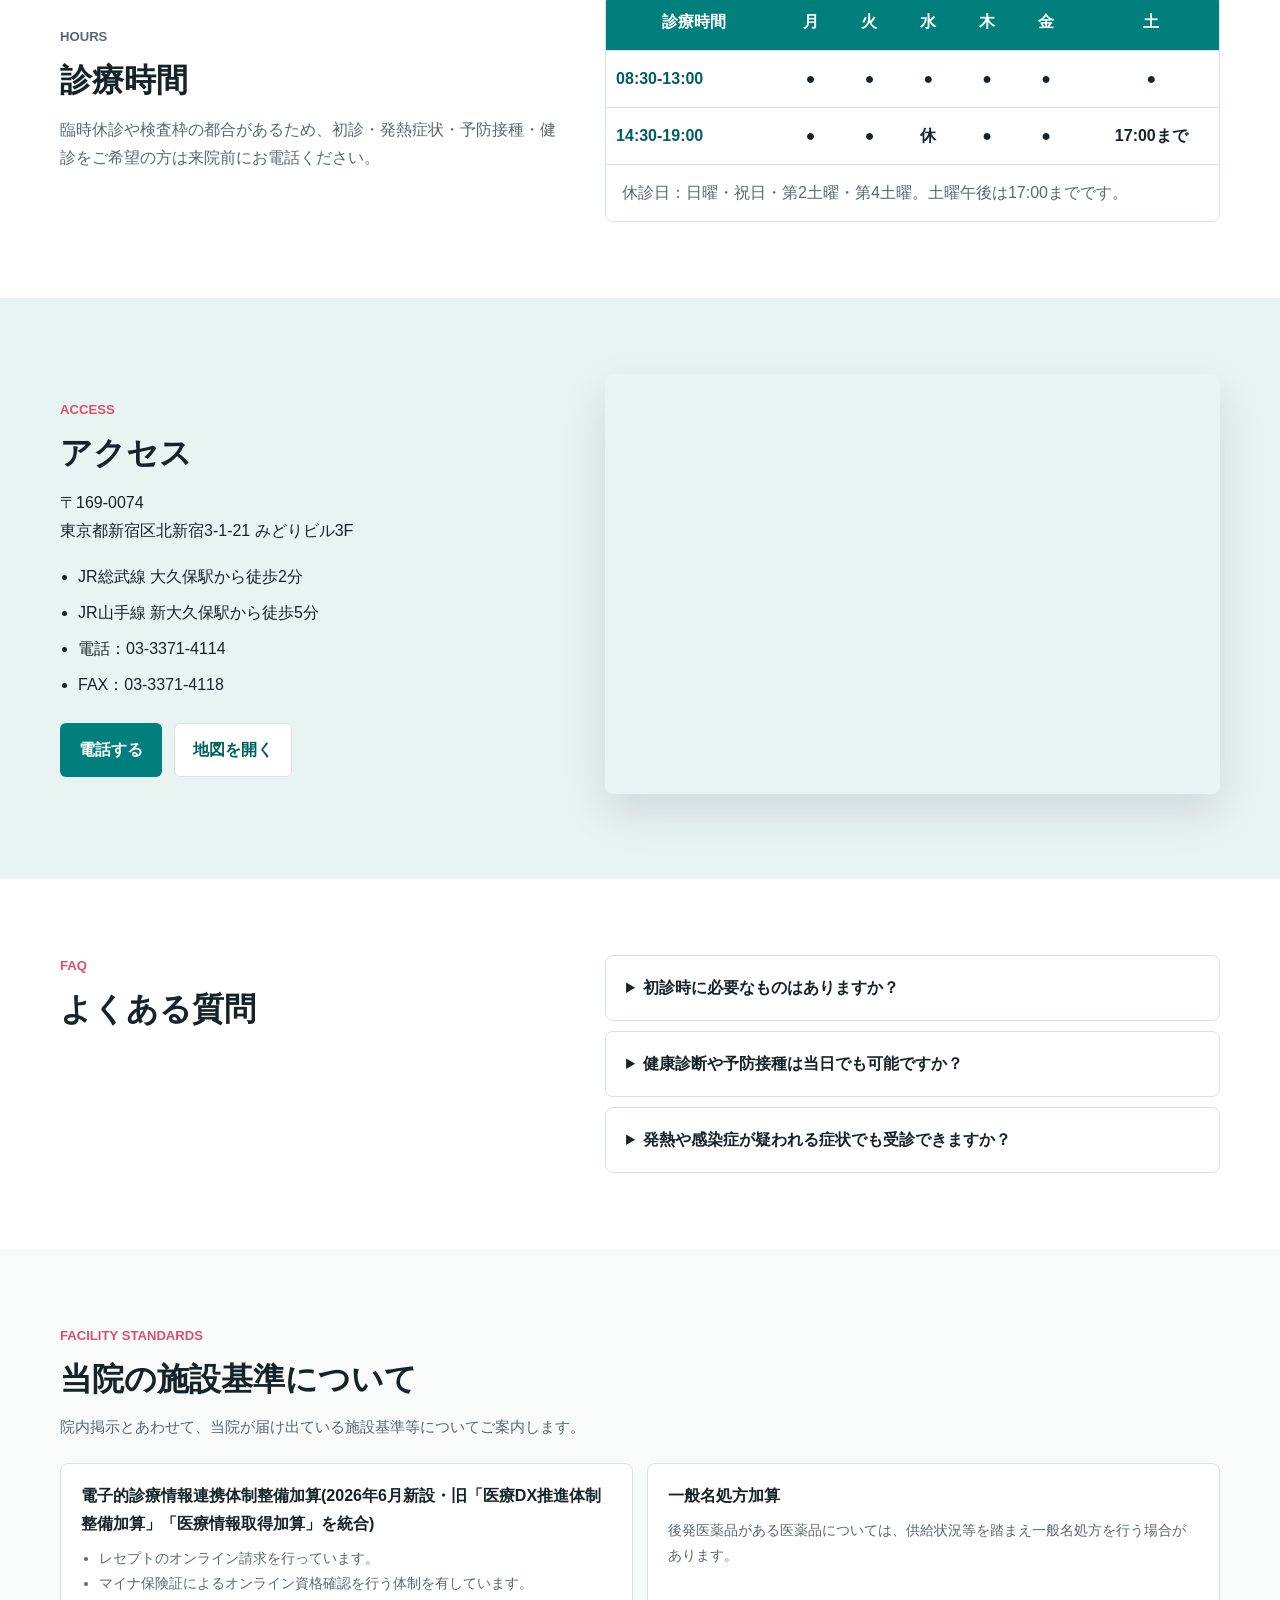
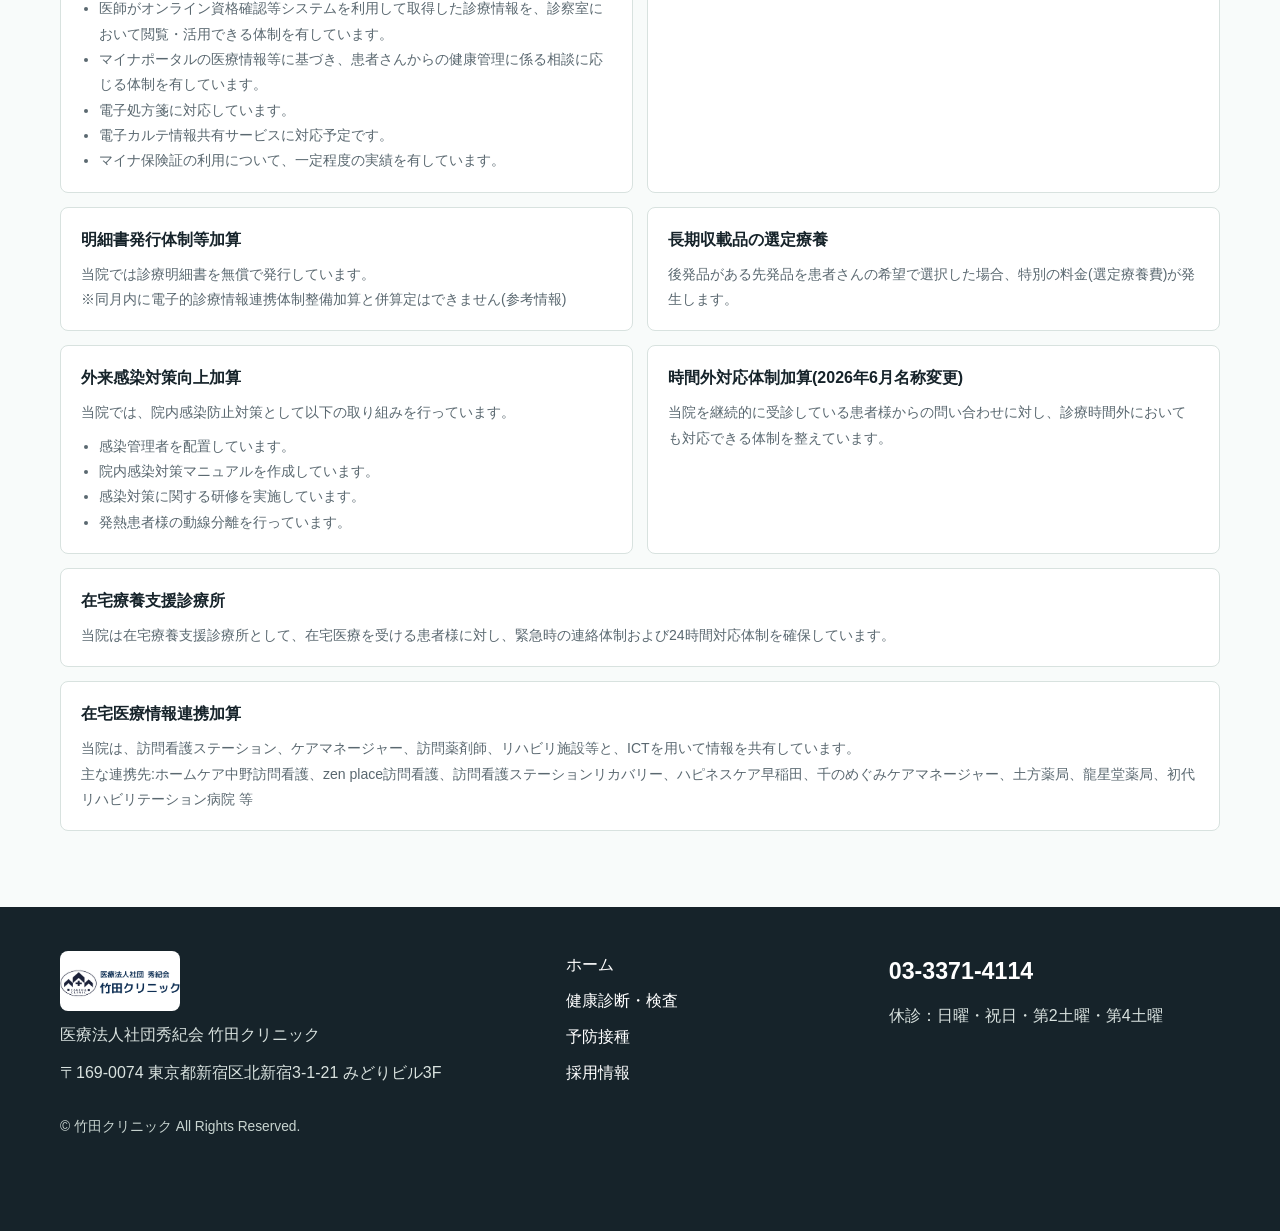
<file: category/top-page/index.html>
<!doctype html>
<html lang="ja">
  <head>
    <meta charset="utf-8">
    <meta name="robots" content="noindex">
    <meta http-equiv="refresh" content="0; url=../../index.html">
    <link rel="canonical" href="../../index.html">
    <title>竹田クリニックへ移動します</title>
  </head>
  <body>
    <p><a href="../../index.html">竹田クリニックへ移動します</a></p>
  </body>
</html>
</file>
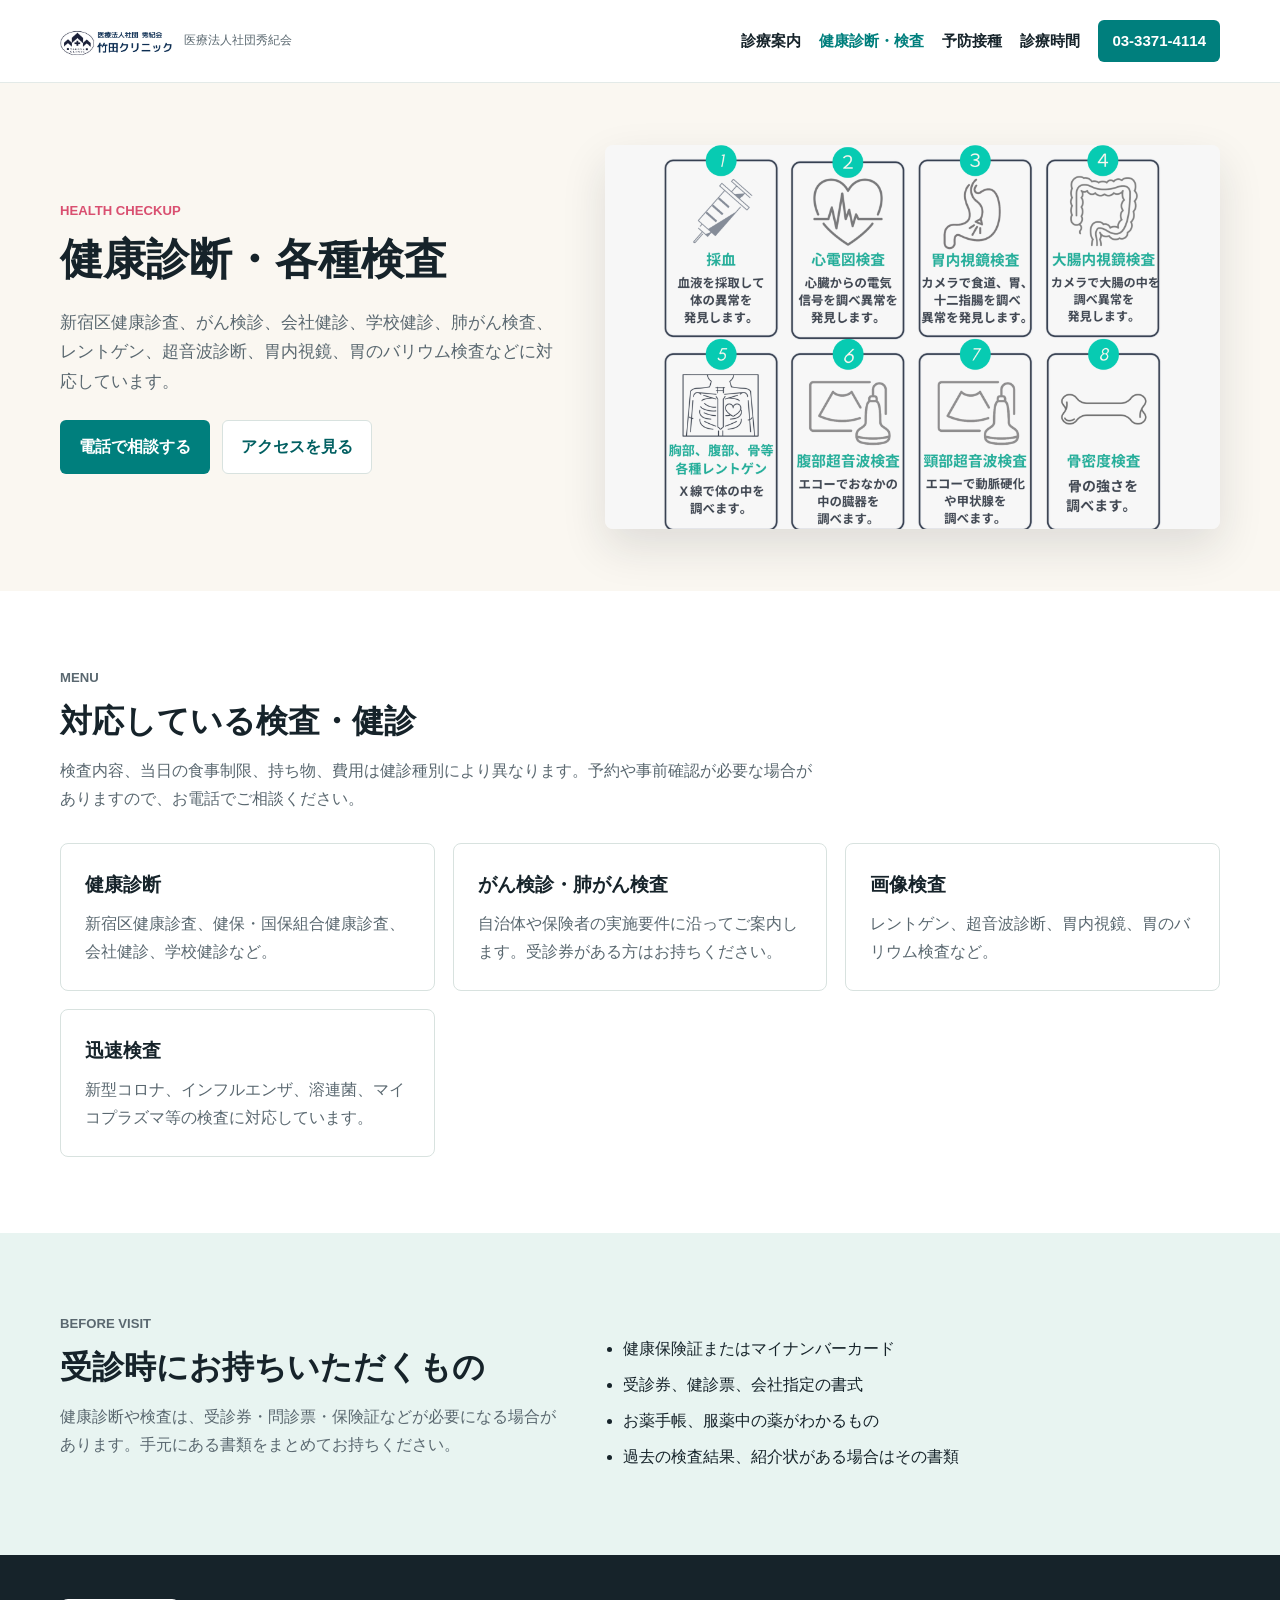
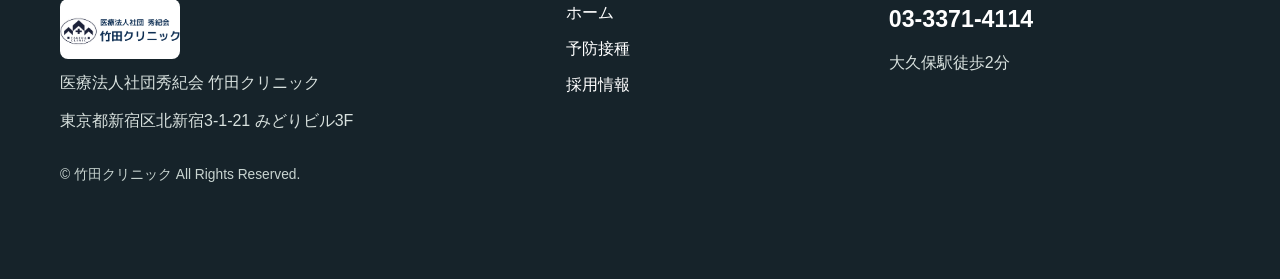
<file: kenshin.html>
<!doctype html>
<html lang="ja">
  <head>
    <meta charset="utf-8">
    <meta name="viewport" content="width=device-width, initial-scale=1">
    <meta name="format-detection" content="telephone=no">
    <title>健康診断・各種検査｜竹田クリニック｜新宿区北新宿・大久保</title>
    <meta name="description" content="竹田クリニックの健康診断・各種検査。新宿区健康診査、がん検診、会社健診、学校健診、レントゲン、超音波、胃内視鏡、胃のバリウム検査などに対応。">
    <link rel="canonical" href="https://takedaclinic-shinjuku.jp/kenshin.html">
    <meta property="og:type" content="article">
    <meta property="og:title" content="健康診断・各種検査｜竹田クリニック">
    <meta property="og:description" content="新宿区健康診査、がん検診、会社健診、学校健診、レントゲン、超音波、胃内視鏡など。">
    <meta property="og:image" content="https://takedaclinic-shinjuku.jp/assets/images/exam-list.png">
    <link rel="icon" href="assets/images/logo.png">
    <link rel="stylesheet" href="assets/css/styles.css">
    <script type="application/ld+json">
      {
        "@context": "https://schema.org",
        "@type": "MedicalWebPage",
        "name": "健康診断・各種検査",
        "url": "https://takedaclinic-shinjuku.jp/kenshin.html",
        "about": {
          "@type": "MedicalClinic",
          "name": "竹田クリニック",
          "telephone": "+81-3-3371-4114",
          "address": "東京都新宿区北新宿3-1-21 みどりビル3F"
        }
      }
    </script>
    <!-- GA4_BEGIN -->
<script async src="https://www.googletagmanager.com/gtag/js?id=G-1FSBPJDL04"></script>
<script>
  window.dataLayer = window.dataLayer || [];
  function gtag(){dataLayer.push(arguments);}
  gtag("js", new Date());
  gtag("config", "G-1FSBPJDL04");
</script>
<!-- GA4_END -->
  </head>
  <body>
    <header class="site-header compact" data-header>
      <div class="container header-inner">
        <a class="brand" href="index.html"><img src="assets/images/logo.png" alt="竹田クリニック" width="141" height="70"><span class="brand-copy">医療法人社団秀紀会</span></a>
        <button class="nav-toggle" type="button" aria-expanded="false" aria-controls="site-nav" data-nav-toggle><span></span><span></span><span></span><span class="sr-only">メニュー</span></button>
        <nav class="site-nav" id="site-nav" data-nav>
          <a href="index.html#services">診療案内</a>
          <a href="kenshin.html" aria-current="page">健康診断・検査</a>
          <a href="vaccination.html">予防接種</a>
          <a href="index.html#hours">診療時間</a>
          <a class="nav-call" href="tel:0333714114">03-3371-4114</a>
        </nav>
      </div>
    </header>

    <main>
      <section class="page-hero">
        <div class="container page-hero-grid">
          <div>
            <p class="eyebrow">Health Checkup</p>
            <h1>健康診断・各種検査</h1>
            <p class="lead">新宿区健康診査、がん検診、会社健診、学校健診、肺がん検査、レントゲン、超音波診断、胃内視鏡、胃のバリウム検査などに対応しています。</p>
            <div class="hero-actions">
              <a class="button primary" href="tel:0333714114">電話で相談する</a>
              <a class="button secondary" href="index.html#access">アクセスを見る</a>
            </div>
          </div>
          <img src="assets/images/exam-list.png" alt="竹田クリニックで対応している検査項目" width="2000" height="1280">
        </div>
      </section>

      <section class="section">
        <div class="container">
          <div class="section-head">
            <p class="section-kicker">Menu</p>
            <h2>対応している検査・健診</h2>
            <p>検査内容、当日の食事制限、持ち物、費用は健診種別により異なります。予約や事前確認が必要な場合がありますので、お電話でご相談ください。</p>
          </div>
          <div class="service-grid">
            <article class="service-card">
              <h3>健康診断</h3>
              <p>新宿区健康診査、健保・国保組合健康診査、会社健診、学校健診など。</p>
            </article>
            <article class="service-card">
              <h3>がん検診・肺がん検査</h3>
              <p>自治体や保険者の実施要件に沿ってご案内します。受診券がある方はお持ちください。</p>
            </article>
            <article class="service-card">
              <h3>画像検査</h3>
              <p>レントゲン、超音波診断、胃内視鏡、胃のバリウム検査など。</p>
            </article>
            <article class="service-card">
              <h3>迅速検査</h3>
              <p>新型コロナ、インフルエンザ、溶連菌、マイコプラズマ等の検査に対応しています。</p>
            </article>
          </div>
        </div>
      </section>

      <section class="section muted">
        <div class="container split">
          <div>
            <p class="section-kicker">Before Visit</p>
            <h2>受診時にお持ちいただくもの</h2>
            <p>健康診断や検査は、受診券・問診票・保険証などが必要になる場合があります。手元にある書類をまとめてお持ちください。</p>
          </div>
          <ul class="check-list">
            <li>健康保険証またはマイナンバーカード</li>
            <li>受診券、健診票、会社指定の書式</li>
            <li>お薬手帳、服薬中の薬がわかるもの</li>
            <li>過去の検査結果、紹介状がある場合はその書類</li>
          </ul>
        </div>
      </section>
    </main>

    <footer class="site-footer">
      <div class="container footer-grid">
        <div><img src="assets/images/logo.png" alt="竹田クリニック" width="141" height="70"><p>医療法人社団秀紀会 竹田クリニック</p><p>東京都新宿区北新宿3-1-21 みどりビル3F</p></div>
        <nav aria-label="フッターナビゲーション"><a href="index.html">ホーム</a><a href="vaccination.html">予防接種</a><a href="recruit.html">採用情報</a></nav>
        <div><a class="footer-phone" href="tel:0333714114">03-3371-4114</a><p>大久保駅徒歩2分</p></div>
      </div>
      <p class="copyright">&copy; 竹田クリニック All Rights Reserved.</p>
    </footer>
    <div class="mobile-cta"><a href="tel:0333714114">電話</a><a href="index.html#hours">診療時間</a><a href="index.html#access">アクセス</a></div>
    <script src="assets/js/main.js"></script>
    <script src="assets/js/analytics.js" defer></script>
  </body>
</html>
</file>
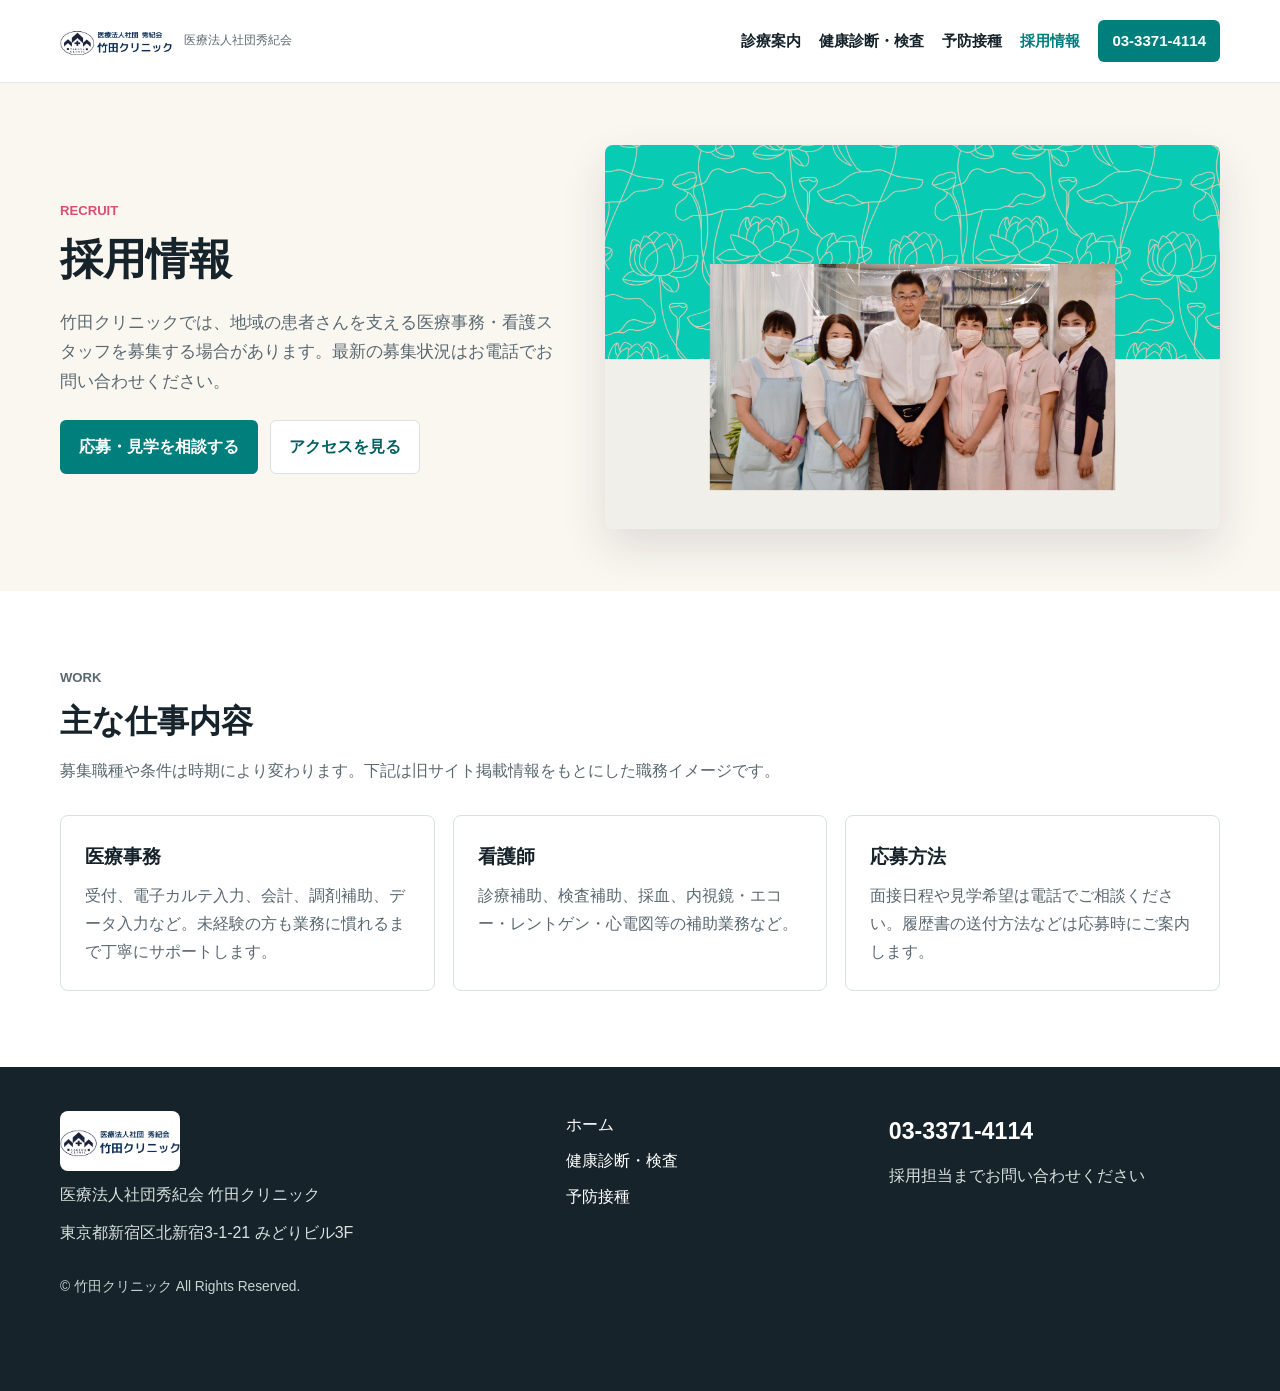
<file: recruit.html>
<!doctype html>
<html lang="ja">
  <head>
    <meta charset="utf-8">
    <meta name="viewport" content="width=device-width, initial-scale=1">
    <meta name="format-detection" content="telephone=no">
    <title>採用情報｜竹田クリニック｜新宿区北新宿・大久保</title>
    <meta name="description" content="竹田クリニックの採用情報。医療事務・看護スタッフの募集状況、勤務内容、応募方法について。見学や応募はお電話でお問い合わせください。">
    <link rel="canonical" href="https://takedaclinic-shinjuku.jp/recruit.html">
    <meta property="og:type" content="article">
    <meta property="og:title" content="採用情報｜竹田クリニック">
    <meta property="og:description" content="地域医療を支えるスタッフの採用情報。募集状況はお電話でお問い合わせください。">
    <meta property="og:image" content="https://takedaclinic-shinjuku.jp/assets/images/clinic-hero-3.png">
    <link rel="icon" href="assets/images/logo.png">
    <link rel="stylesheet" href="assets/css/styles.css">
    <!-- GA4_BEGIN -->
<script async src="https://www.googletagmanager.com/gtag/js?id=G-1FSBPJDL04"></script>
<script>
  window.dataLayer = window.dataLayer || [];
  function gtag(){dataLayer.push(arguments);}
  gtag("js", new Date());
  gtag("config", "G-1FSBPJDL04");
</script>
<!-- GA4_END -->
  </head>
  <body>
    <header class="site-header compact" data-header>
      <div class="container header-inner">
        <a class="brand" href="index.html"><img src="assets/images/logo.png" alt="竹田クリニック" width="141" height="70"><span class="brand-copy">医療法人社団秀紀会</span></a>
        <button class="nav-toggle" type="button" aria-expanded="false" aria-controls="site-nav" data-nav-toggle><span></span><span></span><span></span><span class="sr-only">メニュー</span></button>
        <nav class="site-nav" id="site-nav" data-nav>
          <a href="index.html#services">診療案内</a>
          <a href="kenshin.html">健康診断・検査</a>
          <a href="vaccination.html">予防接種</a>
          <a href="recruit.html" aria-current="page">採用情報</a>
          <a class="nav-call" href="tel:0333714114">03-3371-4114</a>
        </nav>
      </div>
    </header>

    <main>
      <section class="page-hero">
        <div class="container page-hero-grid">
          <div>
            <p class="eyebrow">Recruit</p>
            <h1>採用情報</h1>
            <p class="lead">竹田クリニックでは、地域の患者さんを支える医療事務・看護スタッフを募集する場合があります。最新の募集状況はお電話でお問い合わせください。</p>
            <div class="hero-actions">
              <a class="button primary" href="tel:0333714114">応募・見学を相談する</a>
              <a class="button secondary" href="index.html#access">アクセスを見る</a>
            </div>
          </div>
          <img src="assets/images/clinic-hero-3.png" alt="竹田クリニックのスタッフ" width="2000" height="1500">
        </div>
      </section>

      <section class="section">
        <div class="container">
          <div class="section-head">
            <p class="section-kicker">Work</p>
            <h2>主な仕事内容</h2>
            <p>募集職種や条件は時期により変わります。下記は旧サイト掲載情報をもとにした職務イメージです。</p>
          </div>
          <div class="service-grid">
            <article class="service-card">
              <h3>医療事務</h3>
              <p>受付、電子カルテ入力、会計、調剤補助、データ入力など。未経験の方も業務に慣れるまで丁寧にサポートします。</p>
            </article>
            <article class="service-card">
              <h3>看護師</h3>
              <p>診療補助、検査補助、採血、内視鏡・エコー・レントゲン・心電図等の補助業務など。</p>
            </article>
            <article class="service-card">
              <h3>応募方法</h3>
              <p>面接日程や見学希望は電話でご相談ください。履歴書の送付方法などは応募時にご案内します。</p>
            </article>
          </div>
        </div>
      </section>
    </main>

    <footer class="site-footer">
      <div class="container footer-grid">
        <div><img src="assets/images/logo.png" alt="竹田クリニック" width="141" height="70"><p>医療法人社団秀紀会 竹田クリニック</p><p>東京都新宿区北新宿3-1-21 みどりビル3F</p></div>
        <nav aria-label="フッターナビゲーション"><a href="index.html">ホーム</a><a href="kenshin.html">健康診断・検査</a><a href="vaccination.html">予防接種</a></nav>
        <div><a class="footer-phone" href="tel:0333714114">03-3371-4114</a><p>採用担当までお問い合わせください</p></div>
      </div>
      <p class="copyright">&copy; 竹田クリニック All Rights Reserved.</p>
    </footer>
    <div class="mobile-cta"><a href="tel:0333714114">電話</a><a href="index.html#hours">診療時間</a><a href="index.html#access">アクセス</a></div>
    <script src="assets/js/main.js"></script>
    <script src="assets/js/analytics.js" defer></script>
  </body>
</html>
</file>
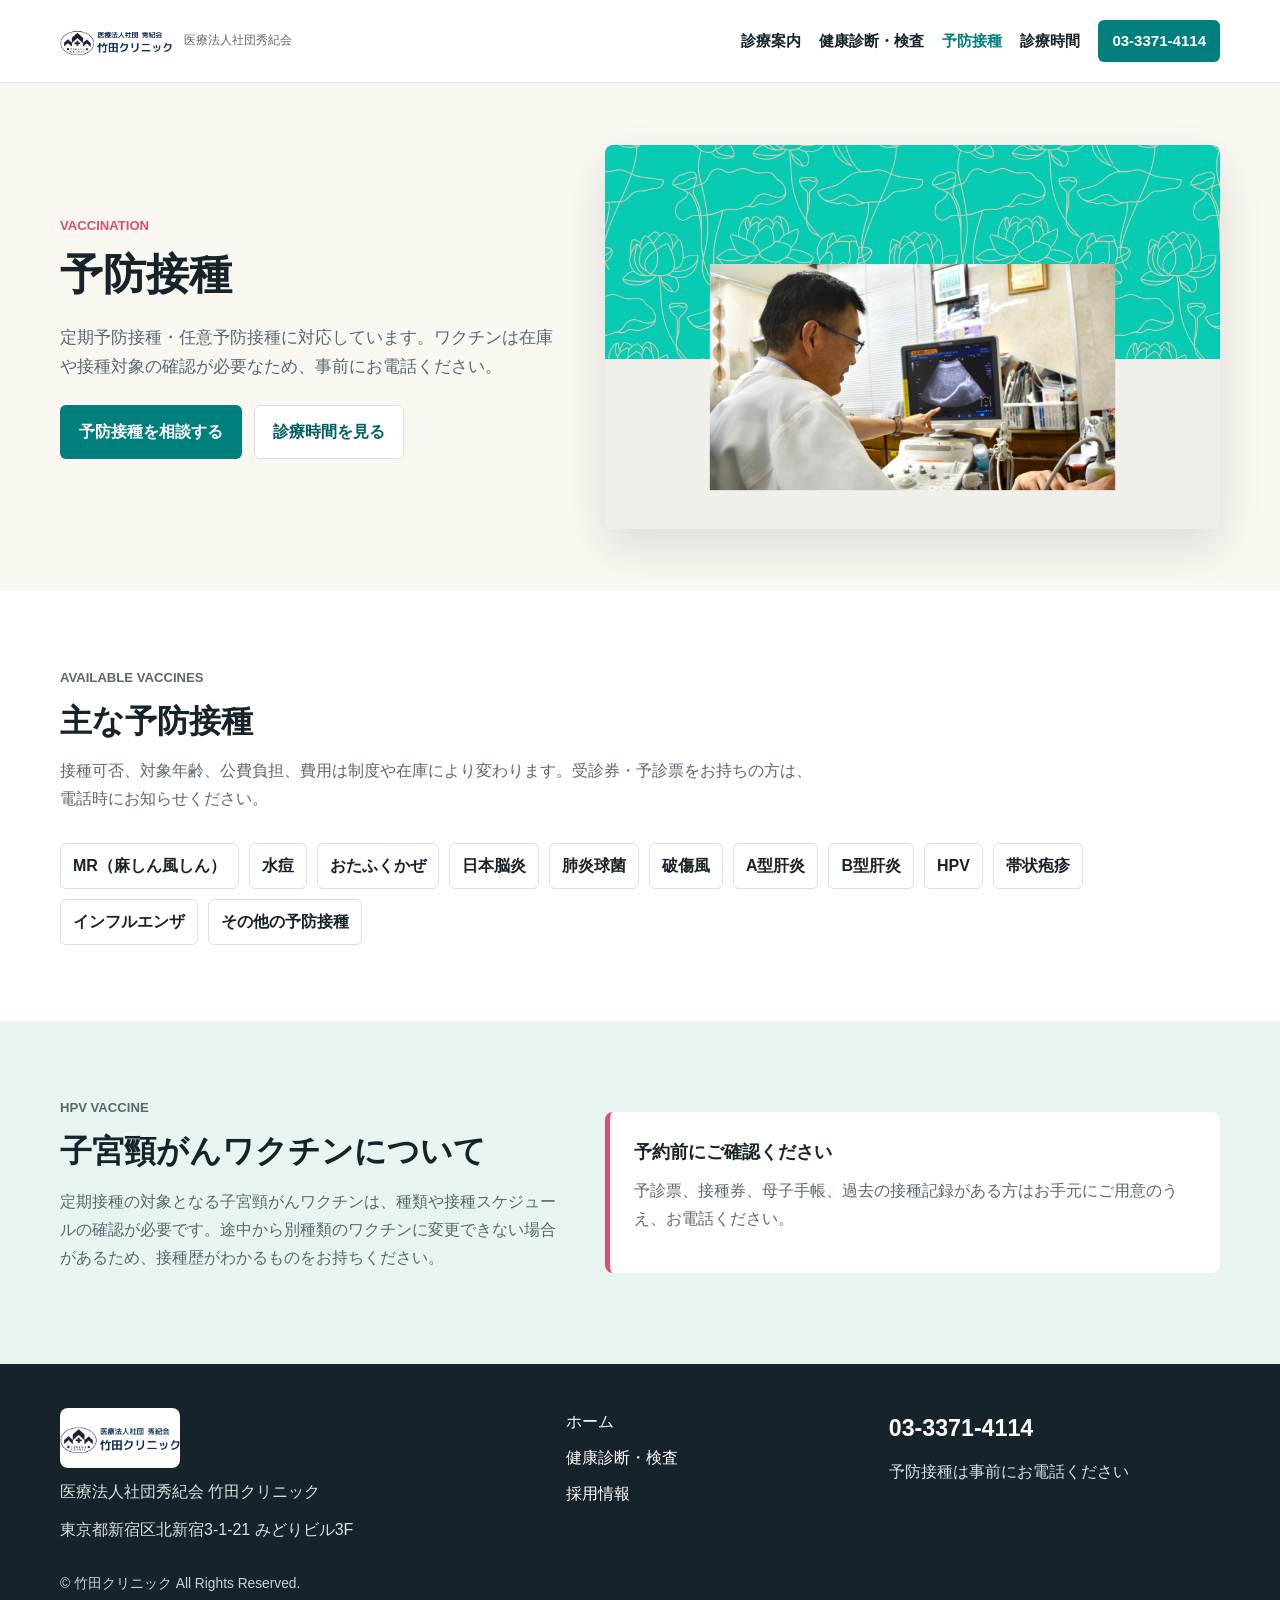
<file: vaccination.html>
<!doctype html>
<html lang="ja">
  <head>
    <meta charset="utf-8">
    <meta name="viewport" content="width=device-width, initial-scale=1">
    <meta name="format-detection" content="telephone=no">
    <title>予防接種｜竹田クリニック｜新宿区北新宿・大久保</title>
    <meta name="description" content="竹田クリニックの予防接種案内。定期接種・任意接種に対応。HPV、肺炎球菌、帯状疱疹、MR、破傷風、肝炎など、在庫確認のため事前にお電話ください。">
    <link rel="canonical" href="https://takedaclinic-shinjuku.jp/vaccination.html">
    <meta property="og:type" content="article">
    <meta property="og:title" content="予防接種｜竹田クリニック">
    <meta property="og:description" content="定期接種・任意接種に対応。ワクチン在庫確認のため、事前にお電話ください。">
    <meta property="og:image" content="https://takedaclinic-shinjuku.jp/assets/images/clinic-hero-2.png">
    <link rel="icon" href="assets/images/logo.png">
    <link rel="stylesheet" href="assets/css/styles.css">
    <!-- GA4_BEGIN -->
<script async src="https://www.googletagmanager.com/gtag/js?id=G-1FSBPJDL04"></script>
<script>
  window.dataLayer = window.dataLayer || [];
  function gtag(){dataLayer.push(arguments);}
  gtag("js", new Date());
  gtag("config", "G-1FSBPJDL04");
</script>
<!-- GA4_END -->
  </head>
  <body>
    <header class="site-header compact" data-header>
      <div class="container header-inner">
        <a class="brand" href="index.html"><img src="assets/images/logo.png" alt="竹田クリニック" width="141" height="70"><span class="brand-copy">医療法人社団秀紀会</span></a>
        <button class="nav-toggle" type="button" aria-expanded="false" aria-controls="site-nav" data-nav-toggle><span></span><span></span><span></span><span class="sr-only">メニュー</span></button>
        <nav class="site-nav" id="site-nav" data-nav>
          <a href="index.html#services">診療案内</a>
          <a href="kenshin.html">健康診断・検査</a>
          <a href="vaccination.html" aria-current="page">予防接種</a>
          <a href="index.html#hours">診療時間</a>
          <a class="nav-call" href="tel:0333714114">03-3371-4114</a>
        </nav>
      </div>
    </header>

    <main>
      <section class="page-hero">
        <div class="container page-hero-grid">
          <div>
            <p class="eyebrow">Vaccination</p>
            <h1>予防接種</h1>
            <p class="lead">定期予防接種・任意予防接種に対応しています。ワクチンは在庫や接種対象の確認が必要なため、事前にお電話ください。</p>
            <div class="hero-actions">
              <a class="button primary" href="tel:0333714114">予防接種を相談する</a>
              <a class="button secondary" href="index.html#hours">診療時間を見る</a>
            </div>
          </div>
          <img src="assets/images/clinic-hero-2.png" alt="検査機器を使って説明する診療風景" width="2000" height="1500">
        </div>
      </section>

      <section class="section">
        <div class="container">
          <div class="section-head">
            <p class="section-kicker">Available Vaccines</p>
            <h2>主な予防接種</h2>
            <p>接種可否、対象年齢、公費負担、費用は制度や在庫により変わります。受診券・予診票をお持ちの方は、電話時にお知らせください。</p>
          </div>
          <div class="vaccine-list">
            <span>MR（麻しん風しん）</span>
            <span>水痘</span>
            <span>おたふくかぜ</span>
            <span>日本脳炎</span>
            <span>肺炎球菌</span>
            <span>破傷風</span>
            <span>A型肝炎</span>
            <span>B型肝炎</span>
            <span>HPV</span>
            <span>帯状疱疹</span>
            <span>インフルエンザ</span>
            <span>その他の予防接種</span>
          </div>
        </div>
      </section>

      <section class="section muted">
        <div class="container split">
          <div>
            <p class="section-kicker">HPV Vaccine</p>
            <h2>子宮頸がんワクチンについて</h2>
            <p>定期接種の対象となる子宮頸がんワクチンは、種類や接種スケジュールの確認が必要です。途中から別種類のワクチンに変更できない場合があるため、接種歴がわかるものをお持ちください。</p>
          </div>
          <div class="callout">
            <strong>予約前にご確認ください</strong>
            <p>予診票、接種券、母子手帳、過去の接種記録がある方はお手元にご用意のうえ、お電話ください。</p>
          </div>
        </div>
      </section>
    </main>

    <footer class="site-footer">
      <div class="container footer-grid">
        <div><img src="assets/images/logo.png" alt="竹田クリニック" width="141" height="70"><p>医療法人社団秀紀会 竹田クリニック</p><p>東京都新宿区北新宿3-1-21 みどりビル3F</p></div>
        <nav aria-label="フッターナビゲーション"><a href="index.html">ホーム</a><a href="kenshin.html">健康診断・検査</a><a href="recruit.html">採用情報</a></nav>
        <div><a class="footer-phone" href="tel:0333714114">03-3371-4114</a><p>予防接種は事前にお電話ください</p></div>
      </div>
      <p class="copyright">&copy; 竹田クリニック All Rights Reserved.</p>
    </footer>
    <div class="mobile-cta"><a href="tel:0333714114">電話</a><a href="index.html#hours">診療時間</a><a href="index.html#access">アクセス</a></div>
    <script src="assets/js/main.js"></script>
    <script src="assets/js/analytics.js" defer></script>
  </body>
</html>
</file>
<file: assets/css/styles.css>
:root {
  color-scheme: light;
  --ink: #16232a;
  --muted: #5a6870;
  --teal: #007f7d;
  --teal-dark: #005f61;
  --coral: #d94f70;
  --cream: #faf7f1;
  --paper: #ffffff;
  --mist: #e8f4f1;
  --line: #d8e2df;
  --shadow: 0 18px 45px rgba(22, 35, 42, 0.12);
  --max: 1160px;
}

* {
  box-sizing: border-box;
}

html {
  scroll-behavior: smooth;
  max-width: 100%;
  overflow-x: hidden;
}

body {
  margin: 0;
  font-family: -apple-system, BlinkMacSystemFont, "Hiragino Sans", "Yu Gothic", "YuGothic", "Noto Sans JP", sans-serif;
  color: var(--ink);
  background: var(--cream);
  line-height: 1.75;
  max-width: 100%;
  overflow-x: hidden;
}

h1,
h2,
h3,
p,
a,
button,
dd,
li {
  overflow-wrap: anywhere;
}

body.nav-open {
  overflow: hidden;
}

img {
  display: block;
  max-width: 100%;
  height: auto;
}

a {
  color: inherit;
  text-decoration: none;
}

p,
h1,
h2,
h3 {
  margin-top: 0;
}

address {
  font-style: normal;
}

.container {
  width: min(calc(100vw - 32px), var(--max));
  margin-inline: auto;
}

.skip-link,
.sr-only {
  position: absolute;
  width: 1px;
  height: 1px;
  padding: 0;
  margin: -1px;
  overflow: hidden;
  clip: rect(0, 0, 0, 0);
  white-space: nowrap;
  border: 0;
}

.skip-link:focus {
  width: auto;
  height: auto;
  clip: auto;
  z-index: 20;
  top: 10px;
  left: 10px;
  padding: 10px 14px;
  background: var(--ink);
  color: white;
}

.site-header {
  position: sticky;
  top: 0;
  z-index: 10;
  background: rgba(255, 255, 255, 0.94);
  border-bottom: 1px solid rgba(216, 226, 223, 0.7);
  backdrop-filter: blur(16px);
}

.site-header.compact {
  position: sticky;
}

.header-inner {
  position: relative;
  min-height: 82px;
  display: flex;
  align-items: center;
  justify-content: space-between;
  gap: 24px;
}

.brand {
  display: flex;
  align-items: center;
  gap: 12px;
  min-width: 210px;
}

.brand img {
  width: 112px;
  height: auto;
}

.brand-copy {
  font-size: 0.78rem;
  color: var(--muted);
  white-space: nowrap;
}

.site-nav {
  display: flex;
  align-items: center;
  gap: 18px;
  font-size: 0.94rem;
  font-weight: 700;
}

.site-nav a {
  color: var(--ink);
}

.site-nav a:hover,
.site-nav a[aria-current="page"] {
  color: var(--teal);
}

.nav-call {
  display: inline-flex;
  align-items: center;
  min-height: 42px;
  padding: 8px 14px;
  border-radius: 6px;
  background: var(--teal);
  color: white !important;
}

.nav-toggle {
  display: none;
  width: 44px;
  height: 44px;
  border: 1px solid var(--line);
  border-radius: 6px;
  background: white;
  padding: 10px;
}

.nav-toggle span:not(.sr-only) {
  display: block;
  height: 2px;
  margin: 5px 0;
  background: var(--ink);
}

.hero {
  padding: 56px 0 48px;
  background: var(--cream);
}

.hero-grid {
  display: grid;
  grid-template-columns: minmax(0, 0.92fr) minmax(420px, 1fr);
  align-items: center;
  gap: 44px;
}

.hero-copy h1,
.page-hero h1 {
  font-size: 2.7rem;
  line-height: 1.22;
  letter-spacing: 0;
  margin-bottom: 22px;
}

.eyebrow,
.section-kicker {
  display: block;
  margin-bottom: 10px;
  color: var(--coral);
  font-size: 0.82rem;
  font-weight: 800;
  text-transform: uppercase;
}

.lead {
  color: var(--muted);
  font-size: 1.05rem;
}

.hero-actions,
.cta-row {
  display: flex;
  flex-wrap: wrap;
  gap: 12px;
  margin-top: 24px;
}

.button {
  display: inline-flex;
  align-items: center;
  justify-content: center;
  min-height: 48px;
  padding: 12px 18px;
  border-radius: 6px;
  font-weight: 800;
  border: 1px solid transparent;
}

.button.primary {
  background: var(--teal);
  color: white;
}

.button.primary:hover {
  background: var(--teal-dark);
}

.button.secondary {
  background: white;
  color: var(--teal-dark);
  border-color: var(--line);
}

.button.ghost {
  background: transparent;
  color: var(--teal-dark);
  border-color: var(--teal);
}

.hero-facts {
  display: grid;
  grid-template-columns: 1fr 1.25fr;
  gap: 10px;
  margin: 28px 0 0;
}

.hero-facts div {
  min-height: 90px;
  padding: 14px;
  border: 1px solid var(--line);
  border-radius: 8px;
  background: rgba(255, 255, 255, 0.72);
}

.hero-facts dt {
  color: var(--teal-dark);
  font-size: 0.78rem;
  font-weight: 800;
}

.hero-facts dd {
  margin: 4px 0 0;
  font-weight: 800;
}

.hero-media {
  position: relative;
}

.hero-media img {
  width: 100%;
  aspect-ratio: 4 / 3;
  object-fit: cover;
  border-radius: 8px;
  box-shadow: var(--shadow);
}

.status-panel {
  position: absolute;
  right: 18px;
  bottom: 18px;
  width: min(320px, calc(100% - 36px));
  padding: 14px 16px;
  border-radius: 8px;
  background: rgba(255, 255, 255, 0.94);
  border: 1px solid var(--line);
  box-shadow: 0 12px 30px rgba(22, 35, 42, 0.18);
}

.status-panel span {
  display: block;
  color: var(--muted);
  font-size: 0.78rem;
}

.status-panel strong {
  display: block;
  margin-top: 2px;
  color: var(--ink);
  line-height: 1.45;
}

.notice-band {
  padding: 32px 0;
  background: var(--ink);
  color: white;
}

.notice-grid {
  display: grid;
  grid-template-columns: 280px 1fr;
  gap: 26px;
  align-items: start;
}

.notice-grid h2 {
  margin-bottom: 0;
}

.notice-list {
  display: grid;
  gap: 10px;
  margin: 0;
  padding-left: 18px;
  color: #eaf2f0;
}

.section {
  padding: 76px 0;
  background: var(--paper);
}

.section.muted {
  background: var(--mist);
}

.section-head {
  max-width: 760px;
  margin-bottom: 30px;
}

.section-head h2,
.split h2,
.doctor-grid h2,
.hours-grid h2,
.access-grid h2,
.faq-grid h2,
.standards h2 {
  font-size: 2rem;
  line-height: 1.35;
  margin-bottom: 14px;
}

.section-head p,
.split p,
.doctor-grid p,
.hours-grid p {
  color: var(--muted);
}

.service-grid,
.feature-grid,
.standards-grid {
  display: grid;
  grid-template-columns: repeat(3, minmax(0, 1fr));
  gap: 18px;
}

.service-card,
.standards-grid article {
  padding: 24px;
  border: 1px solid var(--line);
  border-radius: 8px;
  background: white;
}

.service-label {
  display: inline-block;
  color: var(--coral);
  font-weight: 900;
  margin-bottom: 18px;
}

.service-card h3,
.feature-card h3,
.standards-grid h3 {
  font-size: 1.2rem;
  margin-bottom: 8px;
}

.service-card p,
.feature-card p,
.standards-grid p {
  color: var(--muted);
  margin-bottom: 0;
}

.split,
.doctor-grid,
.hours-grid,
.access-grid,
.faq-grid,
.page-hero-grid {
  display: grid;
  grid-template-columns: minmax(0, 0.9fr) minmax(0, 1.1fr);
  gap: 42px;
  align-items: center;
}

.steps {
  display: grid;
  gap: 12px;
}

.steps div {
  display: grid;
  grid-template-columns: 42px 1fr;
  gap: 14px;
  align-items: center;
  padding: 16px;
  background: white;
  border: 1px solid var(--line);
  border-radius: 8px;
}

.steps span {
  display: grid;
  place-items: center;
  width: 42px;
  height: 42px;
  border-radius: 6px;
  background: var(--teal);
  color: white;
  font-weight: 900;
}

.steps p {
  margin: 0;
  color: var(--ink);
  font-weight: 700;
}

.feature-card {
  overflow: hidden;
  border: 1px solid var(--line);
  border-radius: 8px;
  background: white;
  transition: transform 160ms ease, box-shadow 160ms ease;
}

.feature-card:hover {
  transform: translateY(-3px);
  box-shadow: var(--shadow);
}

.feature-card img {
  width: 100%;
  aspect-ratio: 16 / 10;
  object-fit: cover;
  background: var(--mist);
}

.feature-card div {
  padding: 20px;
}

.portrait img {
  width: 100%;
  aspect-ratio: 4 / 3;
  object-fit: cover;
  border-radius: 8px;
  box-shadow: var(--shadow);
}

.profile-list,
.access-list,
.check-list {
  margin: 18px 0 0;
  padding-left: 18px;
}

.profile-list li,
.access-list li,
.check-list li {
  margin: 8px 0;
}

.note,
.table-note {
  color: var(--muted);
}

.table-wrap {
  overflow-x: auto;
  border: 1px solid var(--line);
  border-radius: 8px;
  background: white;
}

.hours-table {
  width: 100%;
  min-width: 680px;
  border-collapse: collapse;
  text-align: center;
}

.hours-table th,
.hours-table td {
  padding: 14px 10px;
  border-bottom: 1px solid var(--line);
  white-space: nowrap;
}

.hours-table thead th {
  background: var(--teal);
  color: white;
}

.hours-table tbody th {
  color: var(--teal-dark);
  text-align: left;
}

.hours-table tbody td {
  font-weight: 800;
}

.table-note {
  padding: 14px 16px;
  margin: 0;
}

.map-frame {
  min-height: 420px;
}

.map-frame iframe {
  width: 100%;
  height: 100%;
  min-height: 420px;
  border-radius: 8px;
  box-shadow: var(--shadow);
}

.faq-grid {
  align-items: start;
}

.faq-list {
  display: grid;
  gap: 10px;
}

.faq-list details {
  border: 1px solid var(--line);
  border-radius: 8px;
  background: white;
}

.faq-list summary {
  cursor: pointer;
  padding: 18px 20px;
  font-weight: 800;
}

.faq-list p {
  margin: 0;
  padding: 0 20px 18px;
  color: var(--muted);
}

.standards {
  background: #f8fbfa;
}

.standards-note {
  max-width: 760px;
  color: var(--muted);
  font-size: 0.92rem;
  margin-bottom: 22px;
}

.standards-list {
  display: grid;
  grid-template-columns: repeat(2, minmax(0, 1fr));
  gap: 14px;
}

.standard-item {
  padding: 18px 20px;
  border: 1px solid var(--line);
  border-radius: 8px;
  background: white;
}

.standard-item--wide {
  grid-column: span 2;
}

.standard-item h3 {
  font-size: 1rem;
  margin-bottom: 8px;
}

.standard-item p,
.standard-item li {
  color: var(--muted);
  font-size: 0.88rem;
  line-height: 1.8;
}

.standard-item p {
  margin-bottom: 0;
}

.standard-item ul {
  margin: 8px 0 0;
  padding-left: 18px;
}

.page-hero {
  padding: 62px 0;
  background: var(--cream);
}

.page-hero-grid img {
  width: 100%;
  aspect-ratio: 16 / 10;
  object-fit: cover;
  border-radius: 8px;
  box-shadow: var(--shadow);
}

.vaccine-list {
  display: flex;
  flex-wrap: wrap;
  gap: 10px;
}

.vaccine-list span {
  display: inline-flex;
  align-items: center;
  min-height: 40px;
  padding: 8px 12px;
  border: 1px solid var(--line);
  border-radius: 6px;
  background: white;
  font-weight: 800;
}

.callout {
  padding: 24px;
  border-left: 5px solid var(--coral);
  border-radius: 8px;
  background: white;
}

.callout strong {
  display: block;
  margin-bottom: 8px;
  font-size: 1.15rem;
}

.site-footer {
  padding: 44px 0 92px;
  background: var(--ink);
  color: white;
}

.footer-grid {
  display: grid;
  grid-template-columns: 1.3fr 0.8fr 0.9fr;
  gap: 28px;
  align-items: start;
}

.footer-grid img {
  width: 120px;
  height: auto;
  background: white;
  border-radius: 8px;
}

.footer-grid p {
  color: #d9e2df;
  margin: 10px 0 0;
}

.footer-grid nav {
  display: grid;
  gap: 8px;
}

.footer-grid a:hover {
  color: #9de2d7;
}

.footer-phone {
  display: inline-block;
  font-size: 1.45rem;
  font-weight: 900;
}

.copyright {
  width: min(calc(100% - 32px), var(--max));
  margin: 28px auto 0;
  color: #c8d4d0;
  font-size: 0.86rem;
}

.mobile-cta {
  position: fixed;
  left: 0;
  right: 0;
  bottom: 0;
  z-index: 9;
  display: none;
  grid-template-columns: repeat(3, 1fr);
  border-top: 1px solid rgba(255, 255, 255, 0.22);
  background: var(--teal-dark);
}

.mobile-cta a {
  display: grid;
  place-items: center;
  min-height: 54px;
  color: white;
  font-weight: 900;
  border-right: 1px solid rgba(255, 255, 255, 0.24);
}

@media (max-width: 980px) {
  .header-inner {
    min-height: 72px;
  }

  .nav-toggle {
    position: fixed;
    top: 14px;
    right: 16px;
    z-index: 21;
    display: block !important;
  }

  .site-nav {
    position: fixed;
    inset: 72px 0 auto 0;
    display: none;
    width: 100vw;
    padding: 18px 16px 28px;
    background: white;
    border-bottom: 1px solid var(--line);
    box-shadow: var(--shadow);
  }

  body.nav-open .site-nav {
    display: grid;
    gap: 6px;
  }

  .site-nav a {
    padding: 12px 8px;
  }

  .nav-call {
    justify-content: center;
  }

  .hero-grid,
  .split,
  .doctor-grid,
  .hours-grid,
  .access-grid,
  .faq-grid,
  .page-hero-grid,
  .notice-grid {
    grid-template-columns: 1fr;
  }

  .hero-grid {
    gap: 30px;
  }

  .hero-copy h1,
  .page-hero h1 {
    font-size: 2.2rem;
  }

  .hero-facts,
  .service-grid,
  .feature-grid,
  .standards-grid,
  .standards-list,
  .footer-grid {
    grid-template-columns: 1fr;
  }

  .standard-item--wide {
    grid-column: auto;
  }

  .map-frame,
  .map-frame iframe {
    min-height: 360px;
  }
}

@media (max-width: 640px) {
  .container {
    width: min(calc(100vw - 24px), var(--max));
  }

  .brand-copy {
    display: none;
  }

  .hero,
  .page-hero {
    padding: 34px 0 36px;
  }

  .section {
    padding: 54px 0;
  }

  .hero-copy h1,
  .page-hero h1 {
    font-size: 1.64rem;
    word-break: break-all;
  }

  .lead,
  .hero-facts dd,
  .notice-list li,
  .service-card p,
  .feature-card p {
    word-break: break-all;
  }

  .section-head h2,
  .split h2,
  .doctor-grid h2,
  .hours-grid h2,
  .access-grid h2,
  .faq-grid h2,
  .standards h2 {
    font-size: 1.55rem;
  }

  .hero-actions,
  .cta-row {
    flex-direction: column;
  }

  .button {
    width: 100%;
  }

  .status-panel {
    position: static;
    width: 100%;
    margin-top: 10px;
  }

  .service-card,
  .standards-grid article,
  .standard-item {
    padding: 20px;
  }

  .mobile-cta {
    display: grid;
    width: 100vw;
    max-width: 100vw;
    grid-template-columns: 33.333vw 33.333vw 33.334vw;
  }

  .mobile-cta a {
    min-width: 0;
    font-size: 0.88rem;
    white-space: nowrap;
  }
}

@media (prefers-reduced-motion: reduce) {
  *,
  *::before,
  *::after {
    scroll-behavior: auto !important;
    transition: none !important;
  }
}
</file>
